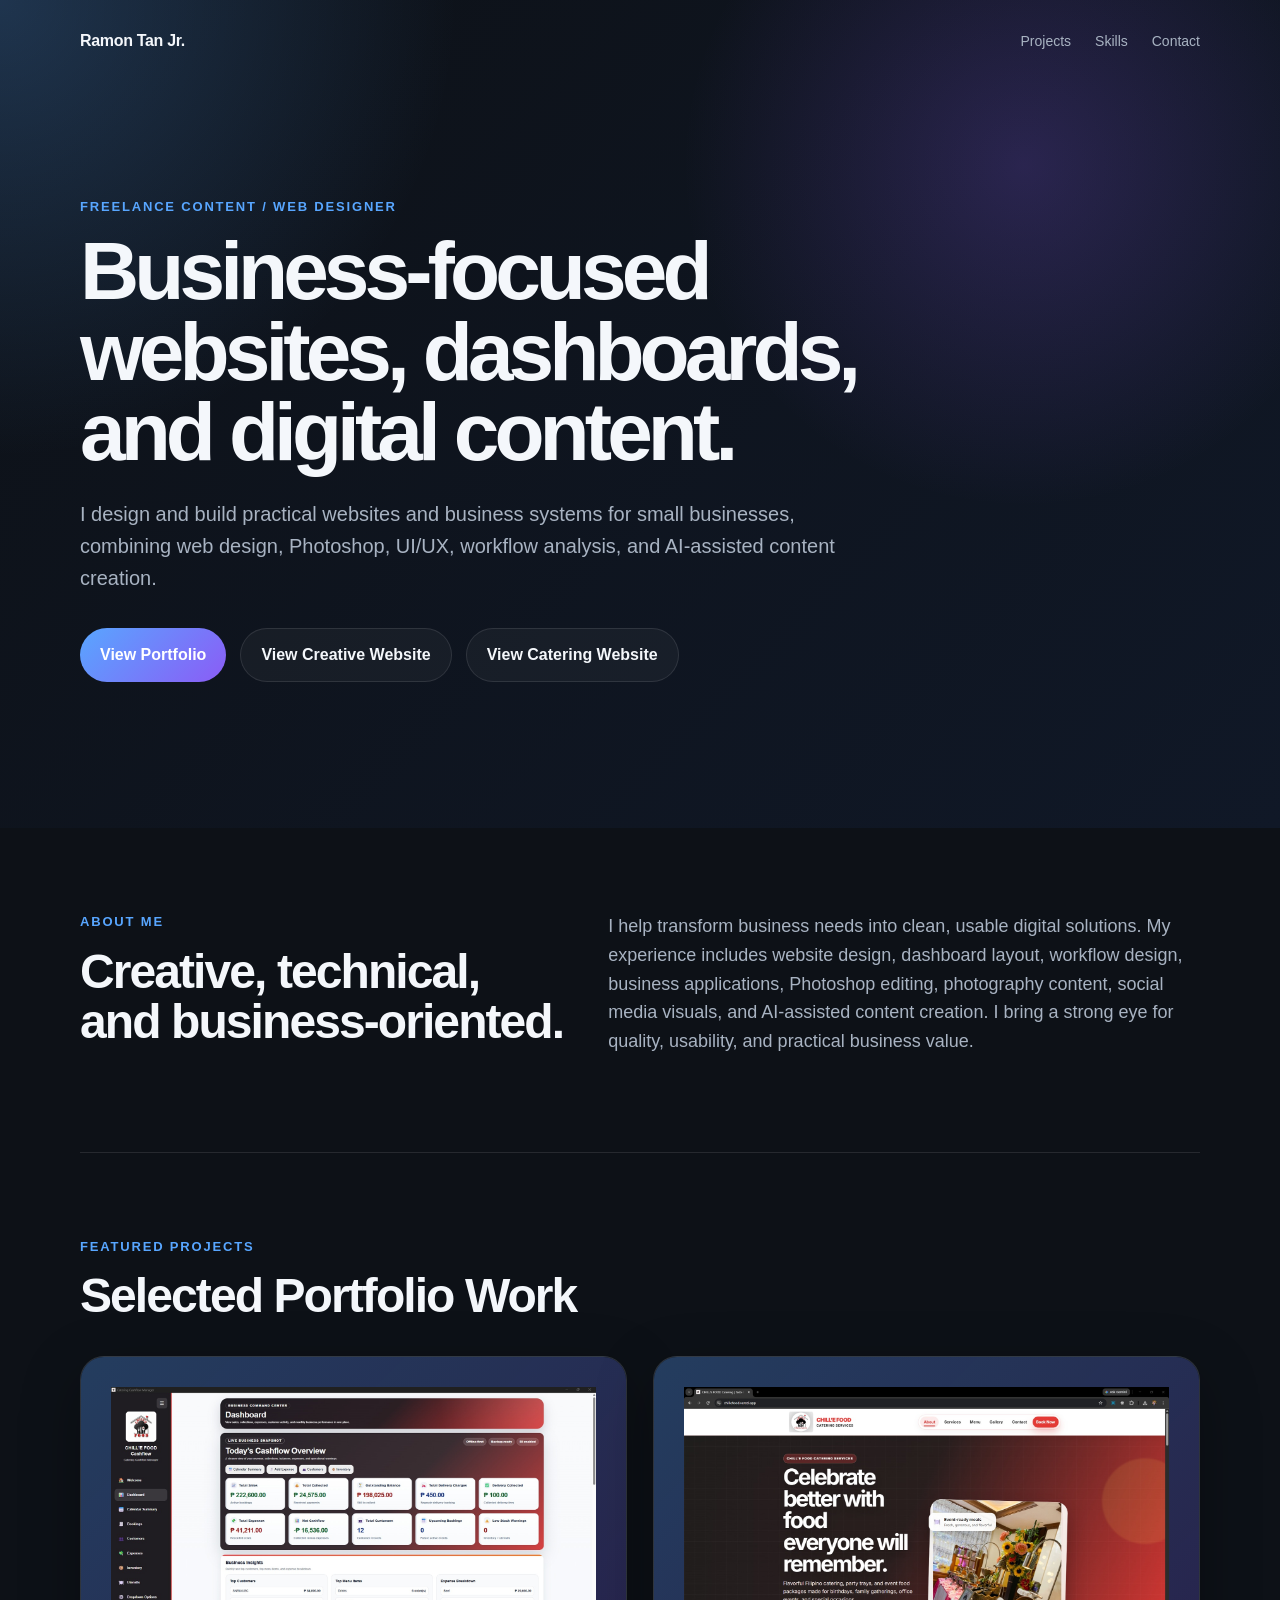
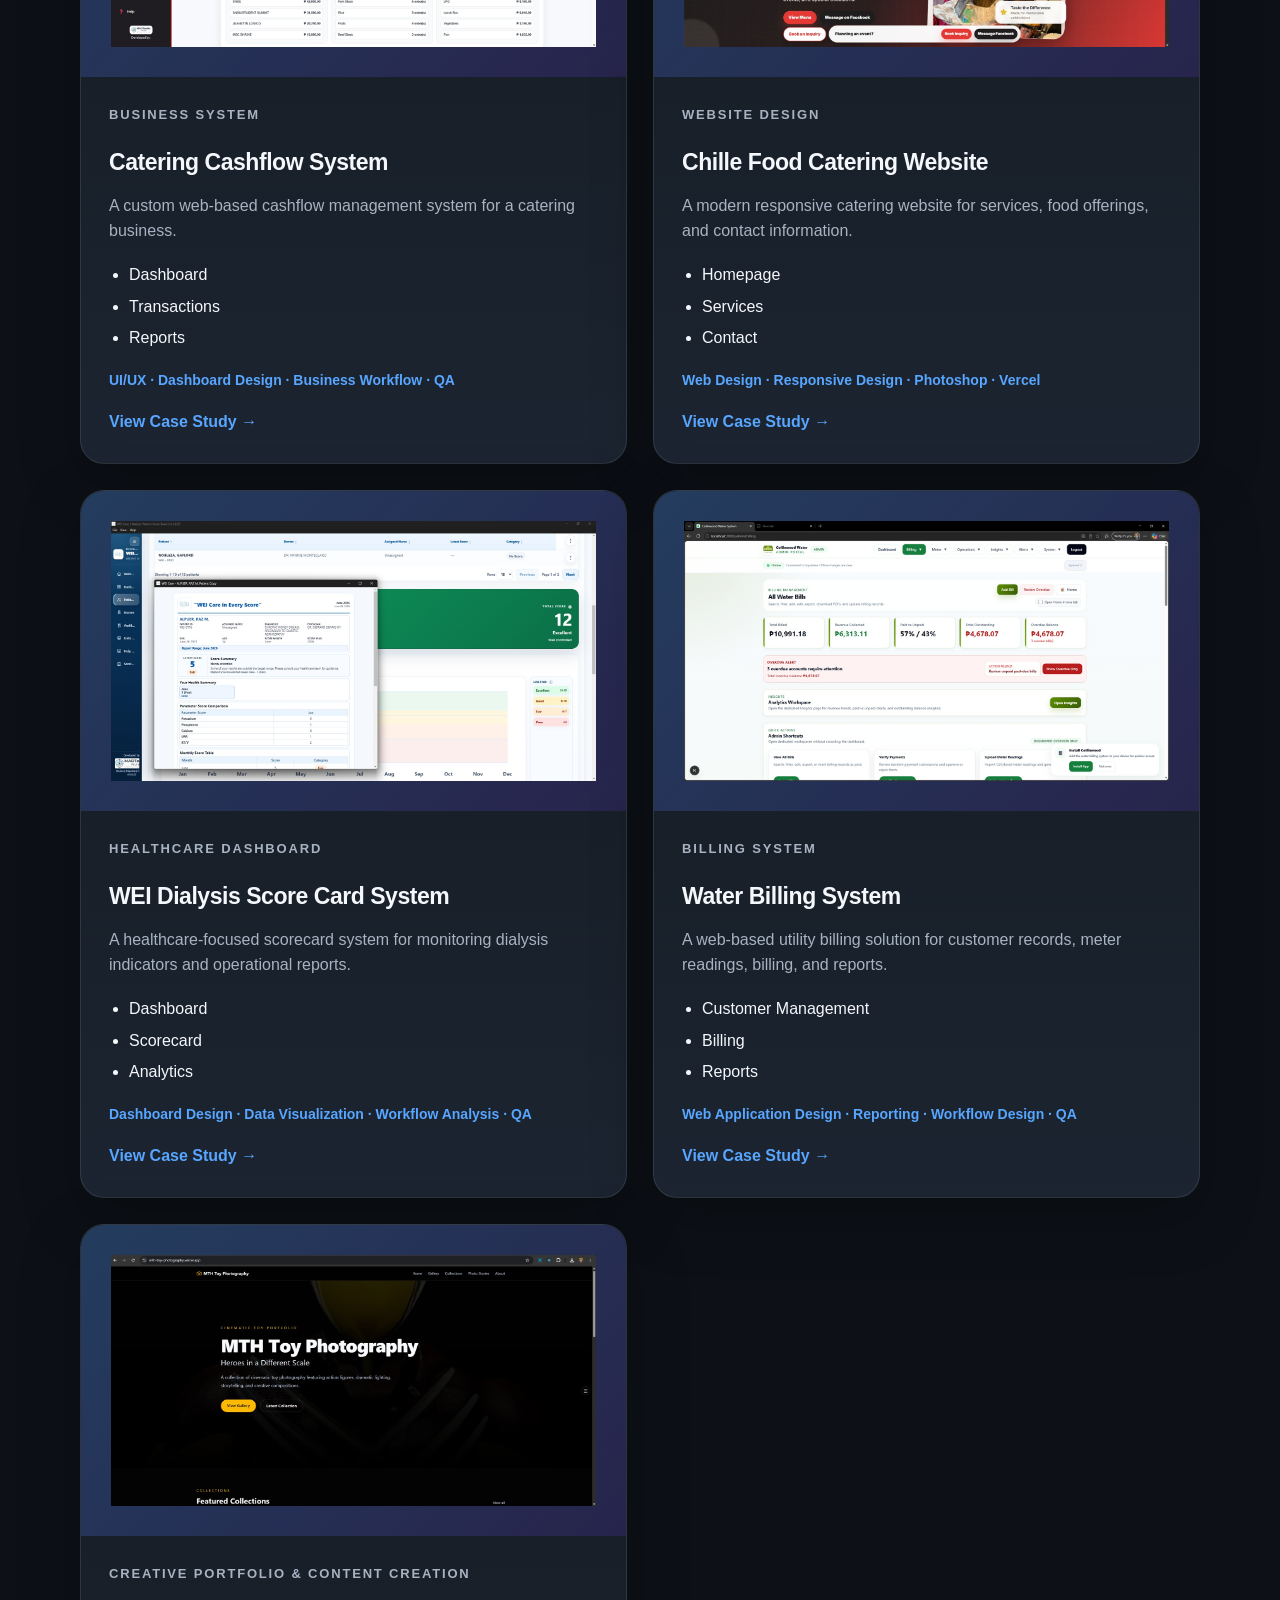
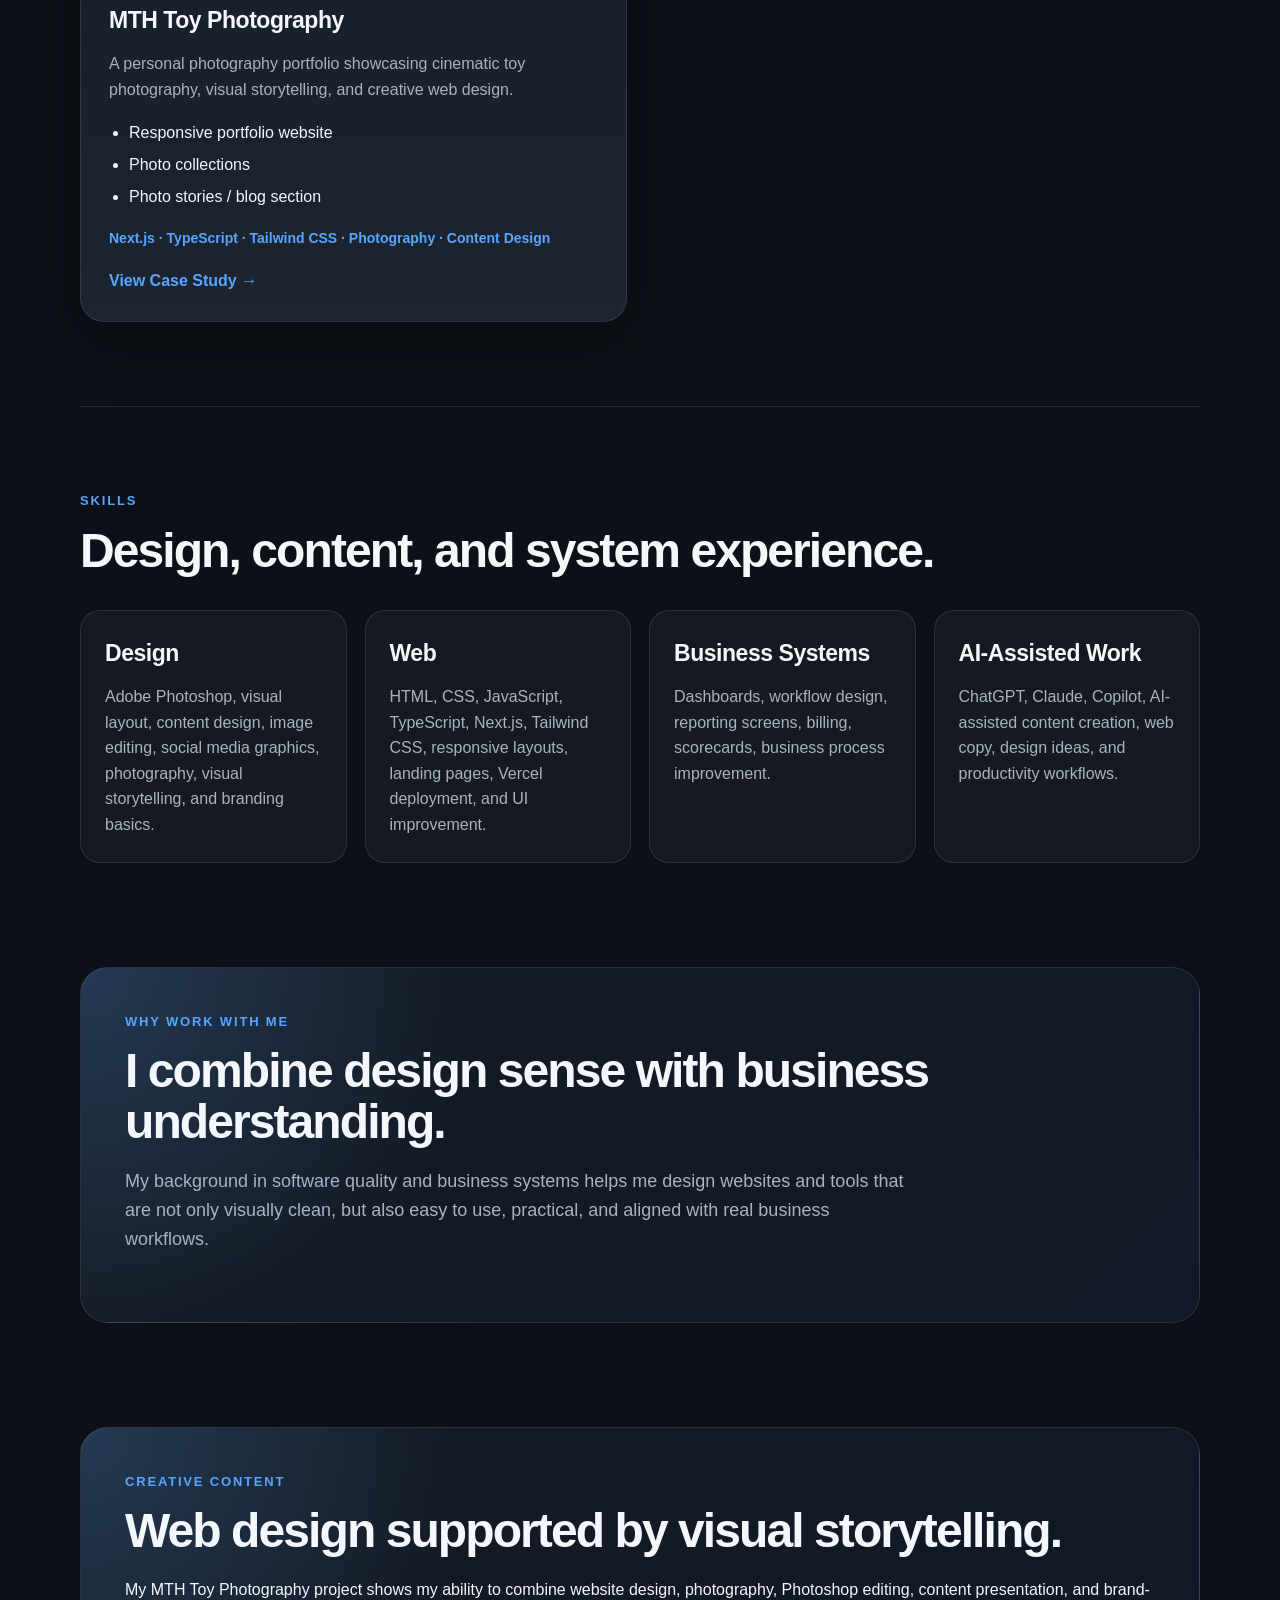
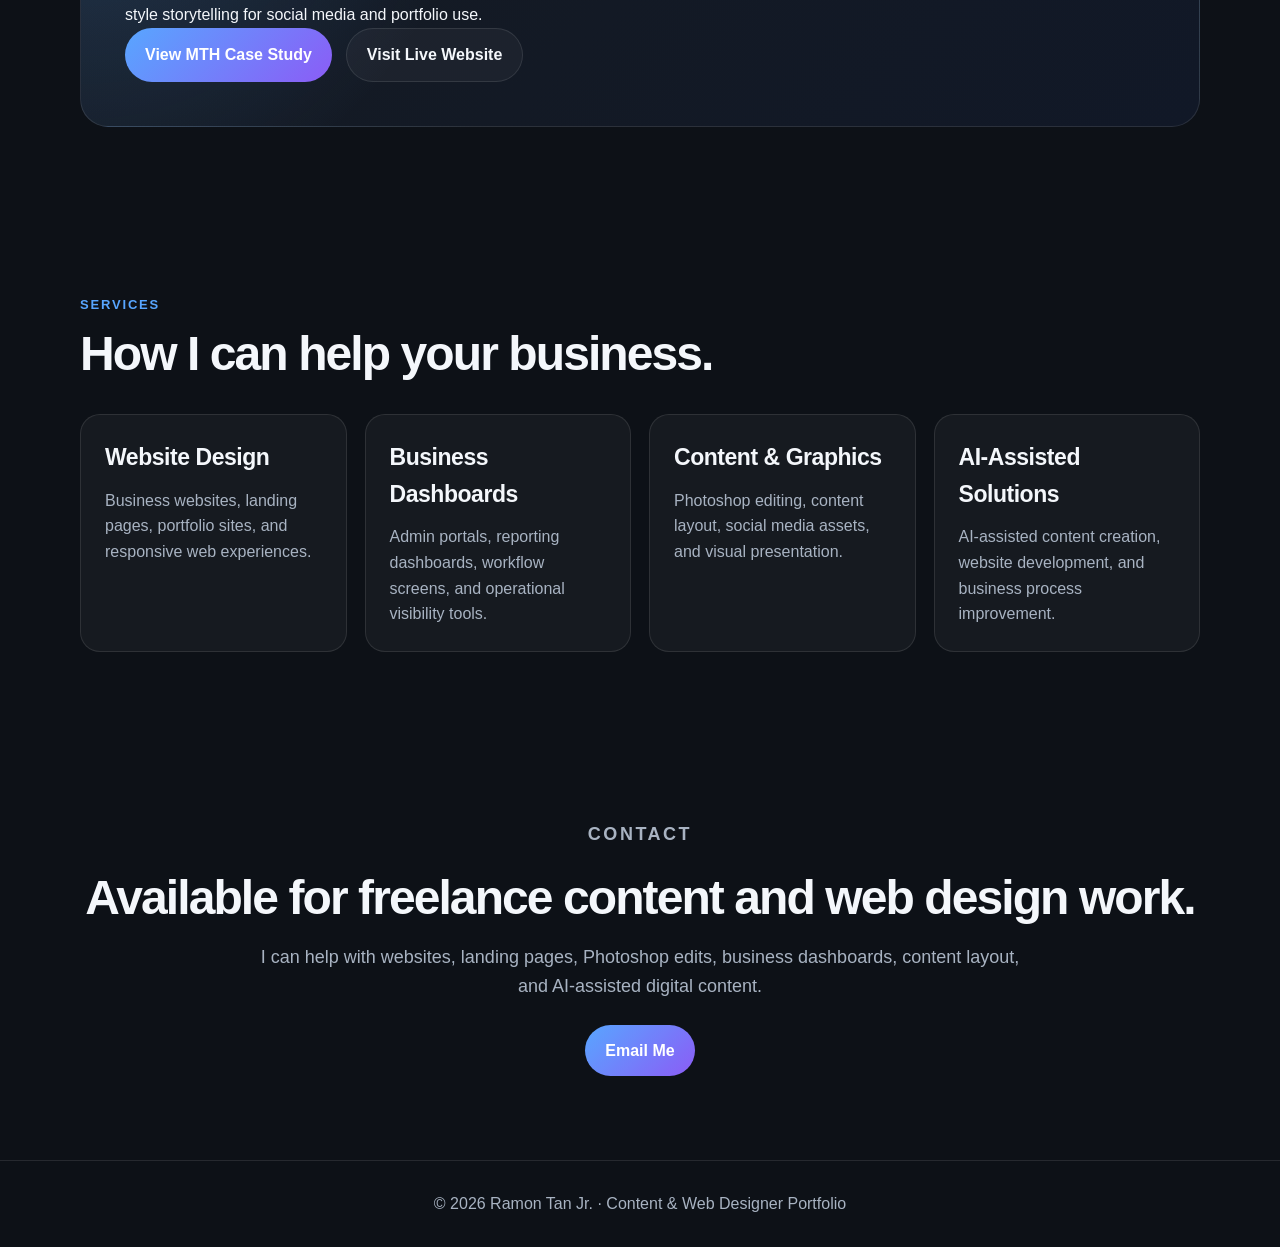
<file: index.html>
<!DOCTYPE html>
<html lang="en">
   <head>
      <meta charset="UTF-8"/>
      <meta name="viewport" content="width=device-width, initial-scale=1.0"/>
      <title>Ramon Tan Jr. | Content & Web Designer Portfolio</title>
      <meta name="description" content="Portfolio of Ramon Tan Jr. - Content & Web Designer specializing in business websites, dashboards, Photoshop, UI/UX, and AI-assisted content creation."/>
      <link rel="stylesheet" href="styles.css"/>
   </head>
   <body>
      <header class="site-header home-header">
         <nav class="nav">
            <a class="logo" href="index.html">Ramon Tan Jr.</a>
            <div class="nav-links"><a href="index.html#projects">Projects</a><a href="index.html#skills">Skills</a><a href="index.html#contact">Contact</a></div>
         </nav>
         <section class="hero">
            <div class="hero-content">
               <p class="eyebrow">Freelance Content / Web Designer</p>
               <h1>Business-focused websites, dashboards, and digital content.</h1>
               <p class="hero-text">I design and build practical websites and business systems for small businesses, combining web design, Photoshop, UI/UX, workflow analysis, and AI-assisted content creation.</p>
               <div class="hero-actions"><a class="btn primary" href="#projects">View Portfolio</a><a class="btn secondary" href="https://mth-toy-photography.vercel.app/" target="_blank">View Creative Website</a><a class="btn secondary" href="https://chillefood.vercel.app/" target="_blank">View Catering Website</a></div>
            </div>
         </section>
      </header>
      <main>
         <section class="section intro">
            <div>
               <p class="section-label">About Me</p>
               <h2>Creative, technical, and business-oriented.</h2>
            </div>
            <p>I help transform business needs into clean, usable digital solutions. My experience includes website design, dashboard layout, workflow design, business applications, Photoshop editing, photography content, social media visuals, and AI-assisted content creation. I bring a strong eye for quality, usability, and practical business value.</p>
         </section>
         <section id="projects" class="section">
            <p class="section-label">Featured Projects</p>
            <h2>Selected Portfolio Work</h2>
            <div class="projects-grid">
               <article class="project-card">
                  <div class="project-image"><img src="../images/catering-cashflow/dashboard.jpg" alt="Catering Cashflow Dashboard"></div>
                  <div class="project-body">
                     <p class="tag">Business System</p>
                     <h3>Catering Cashflow System</h3>
                     <p>A custom web-based cashflow management system for a catering business.</p>
                     <ul>
                        <li>Dashboard</li>
                        <li>Transactions</li>
                        <li>Reports</li>
                     </ul>
                     <p class="skills-used">UI/UX · Dashboard Design · Business Workflow · QA</p>
                     <a class="text-link" href="projects/catering-cashflow.html">View Case Study →</a>
                  </div>
               </article>
               <article class="project-card">
                  <div class="project-image"><img src="../images/chillefood/homepage.jpg" alt="Chille Food Catering Website"></div>
                  <div class="project-body">
                     <p class="tag">Website Design</p>
                     <h3>Chille Food Catering Website</h3>
                     <p>A modern responsive catering website for services, food offerings, and contact information.</p>
                     <ul>
                        <li>Homepage</li>
                        <li>Services</li>
                        <li>Contact</li>
                     </ul>
                     <p class="skills-used">Web Design · Responsive Design · Photoshop · Vercel</p>
                     <a class="text-link" href="projects/chillefood.html">View Case Study →</a>
                  </div>
               </article>
               <article class="project-card">
                  <div class="project-image"><img src="../images/wei-dialysis/scorecard.jpg" alt="WEI Dialysis Score Card System"></div>
                  <div class="project-body">
                     <p class="tag">Healthcare Dashboard</p>
                     <h3>WEI Dialysis Score Card System</h3>
                     <p>A healthcare-focused scorecard system for monitoring dialysis indicators and operational reports.</p>
                     <ul>
                        <li>Dashboard</li>
                        <li>Scorecard</li>
                        <li>Analytics</li>
                     </ul>
                     <p class="skills-used">Dashboard Design · Data Visualization · Workflow Analysis · QA</p>
                     <a class="text-link" href="projects/wei-dialysis.html">View Case Study →</a>
                  </div>
               </article>
               <article class="project-card">
                  <div class="project-image"><img src="../images/water-billing/billing.jpg" alt="Water Billing System"></div>
                  <div class="project-body">
                     <p class="tag">Billing System</p>
                     <h3>Water Billing System</h3>
                     <p>A web-based utility billing solution for customer records, meter readings, billing, and reports.</p>
                     <ul>
                        <li>Customer Management</li>
                        <li>Billing</li>
                        <li>Reports</li>
                     </ul>
                     <p class="skills-used">Web Application Design · Reporting · Workflow Design · QA</p>
                     <a class="text-link" href="projects/water-billing.html">View Case Study →</a>
                  </div>
               </article>
               <article class="project-card">
                  <!-- <div class="project-image text-only"><div class="image-title">MTH Toy Photography<br/><small>Creative Portfolio Website</small></div></div> -->
                  <div class="project-image"><img src="../images/mth-photography/homepage.jpg" alt="MTH Toy Photography"></div>
                  <div class="project-body">
                     <p class="tag">Creative Portfolio & Content Creation</p>
                     <h3>MTH Toy Photography</h3>
                     <p>A personal photography portfolio showcasing cinematic toy photography, visual storytelling, and creative web design.</p>
                     <ul>
                        <li>Responsive portfolio website</li>
                        <li>Photo collections</li>
                        <li>Photo stories / blog section</li>
                     </ul>
                     <p class="skills-used">Next.js · TypeScript · Tailwind CSS · Photography · Content Design</p>
                     <a class="text-link" href="projects/mth-toy-photography.html">View Case Study →</a>
                  </div>
               </article>
            </div>
         </section>
         <section id="skills" class="section skills-section">
            <p class="section-label">Skills</p>
            <h2>Design, content, and system experience.</h2>
            <div class="skills-grid">
               <div class="skill-box">
                  <h3>Design</h3>
                  <p>Adobe Photoshop, visual layout, content design, image editing, social media graphics, photography, visual storytelling, and branding basics.</p>
               </div>
               <div class="skill-box">
                  <h3>Web</h3>
                  <p>HTML, CSS, JavaScript, TypeScript, Next.js, Tailwind CSS, responsive layouts, landing pages, Vercel deployment, and UI improvement.</p>
               </div>
               <div class="skill-box">
                  <h3>Business Systems</h3>
                  <p>Dashboards, workflow design, reporting screens, billing, scorecards, business process improvement.</p>
               </div>
               <div class="skill-box">
                  <h3>AI-Assisted Work</h3>
                  <p>ChatGPT, Claude, Copilot, AI-assisted content creation, web copy, design ideas, and productivity workflows.</p>
               </div>
            </div>
         </section>
         <section class="section value-section">
            <div class="value-card">
               <p class="section-label">Why Work With Me</p>
               <h2>I combine design sense with business understanding.</h2>
               <p>My background in software quality and business systems helps me design websites and tools that are not only visually clean, but also easy to use, practical, and aligned with real business workflows.</p>
            </div>
         </section>
         
         <section class="section value-section">
            <div class="value-card">
               <p class="section-label">Creative Content</p>
               <h2>Web design supported by visual storytelling.</h2>
               <p>My MTH Toy Photography project shows my ability to combine website design, photography, Photoshop editing, content presentation, and brand-style storytelling for social media and portfolio use.</p>
               <div class="hero-actions"><a class="btn primary" href="projects/mth-toy-photography.html">View MTH Case Study</a><a class="btn secondary" href="https://mth-toy-photography.vercel.app/" target="_blank">Visit Live Website</a></div>
            </div>
         </section>

<section class="section">
<p class="section-label">Services</p>
<h2>How I can help your business.</h2>
<div class="skills-grid">
<div class="skill-box"><h3>Website Design</h3><p>Business websites, landing pages, portfolio sites, and responsive web experiences.</p></div>
<div class="skill-box"><h3>Business Dashboards</h3><p>Admin portals, reporting dashboards, workflow screens, and operational visibility tools.</p></div>
<div class="skill-box"><h3>Content & Graphics</h3><p>Photoshop editing, content layout, social media assets, and visual presentation.</p></div>
<div class="skill-box"><h3>AI-Assisted Solutions</h3><p>AI-assisted content creation, website development, and business process improvement.</p></div>
</div>
</section>
<section id="contact" class="section contact-section">
            <p class="section-label">Contact</p>
            <h2>Available for freelance content and web design work.</h2>
            <p>I can help with websites, landing pages, Photoshop edits, business dashboards, content layout, and AI-assisted digital content.</p>
            <a class="btn primary" href="mailto:ramonjrtan@gmail.com">Email Me</a>
         </section>
      </main>
      <footer class="footer">
         <p>© 2026 Ramon Tan Jr. · Content & Web Designer Portfolio</p>
      </footer>
   </body>
</html>
</file>
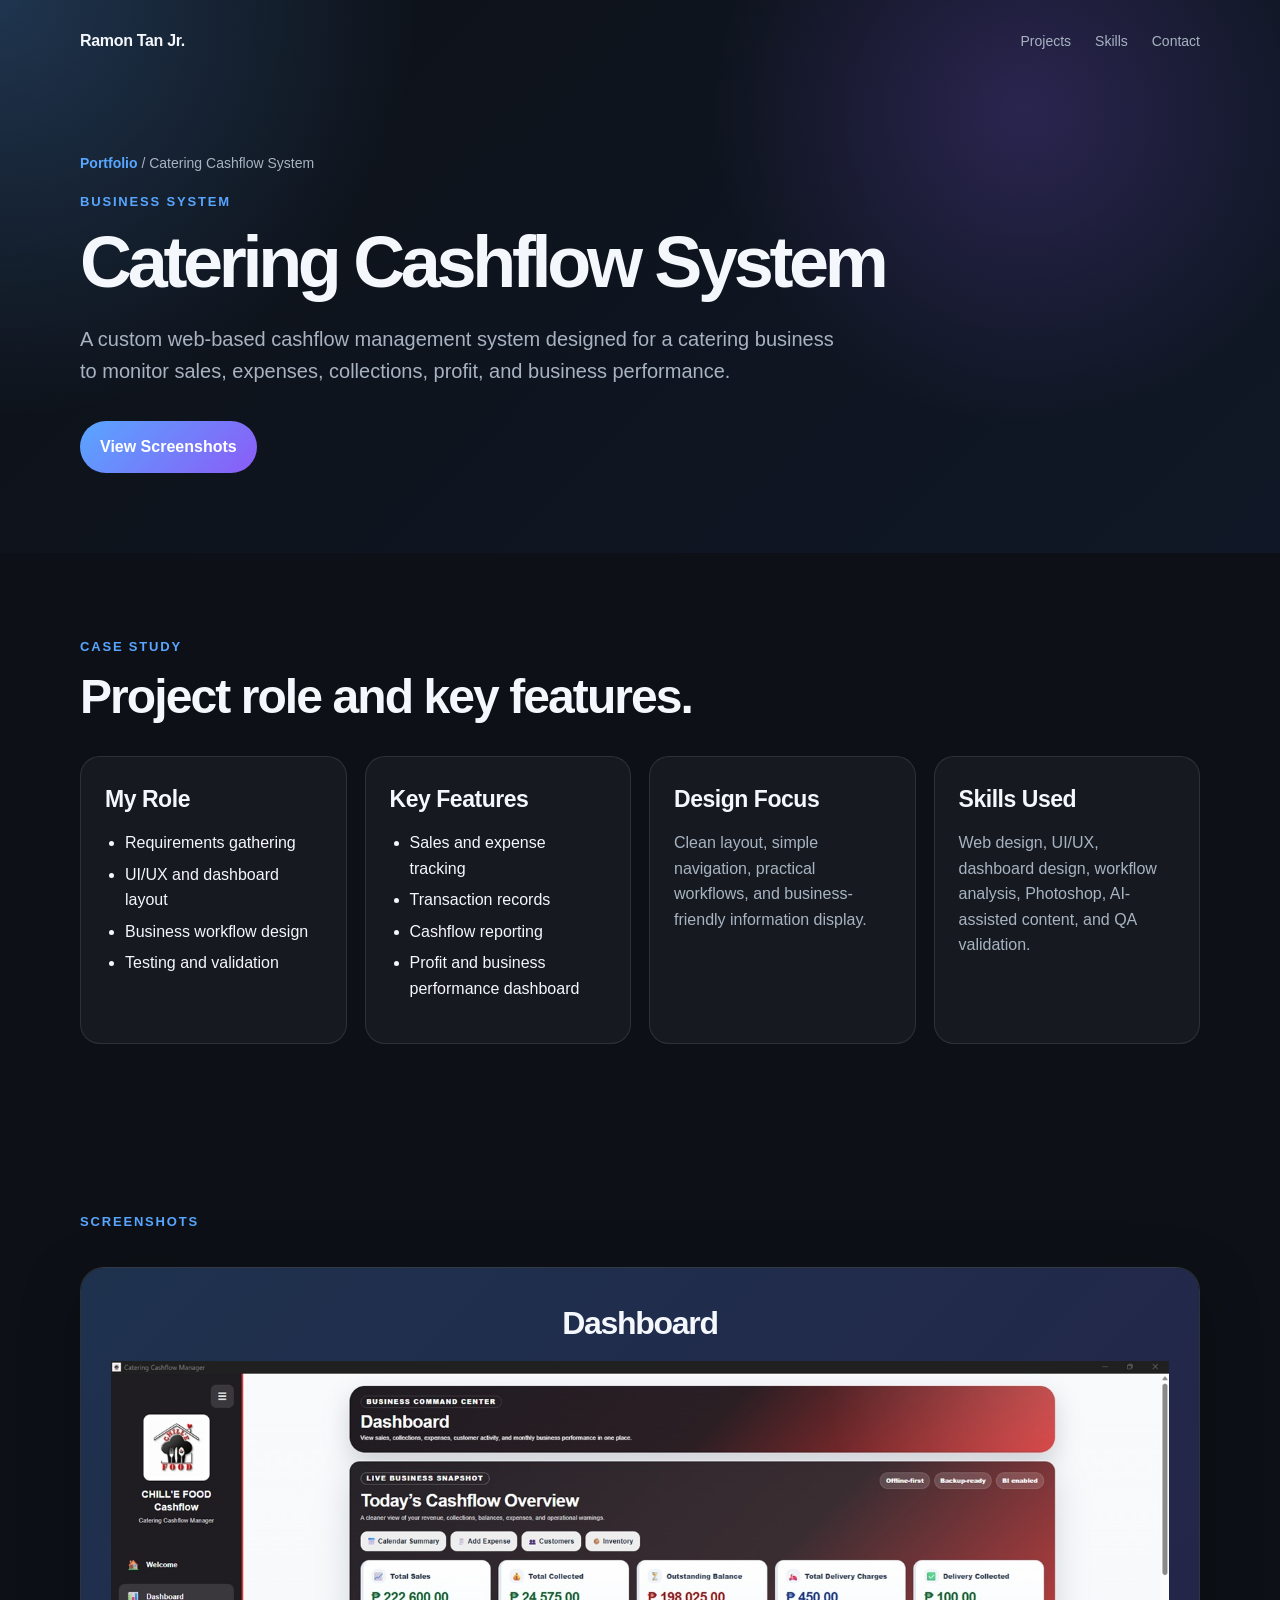
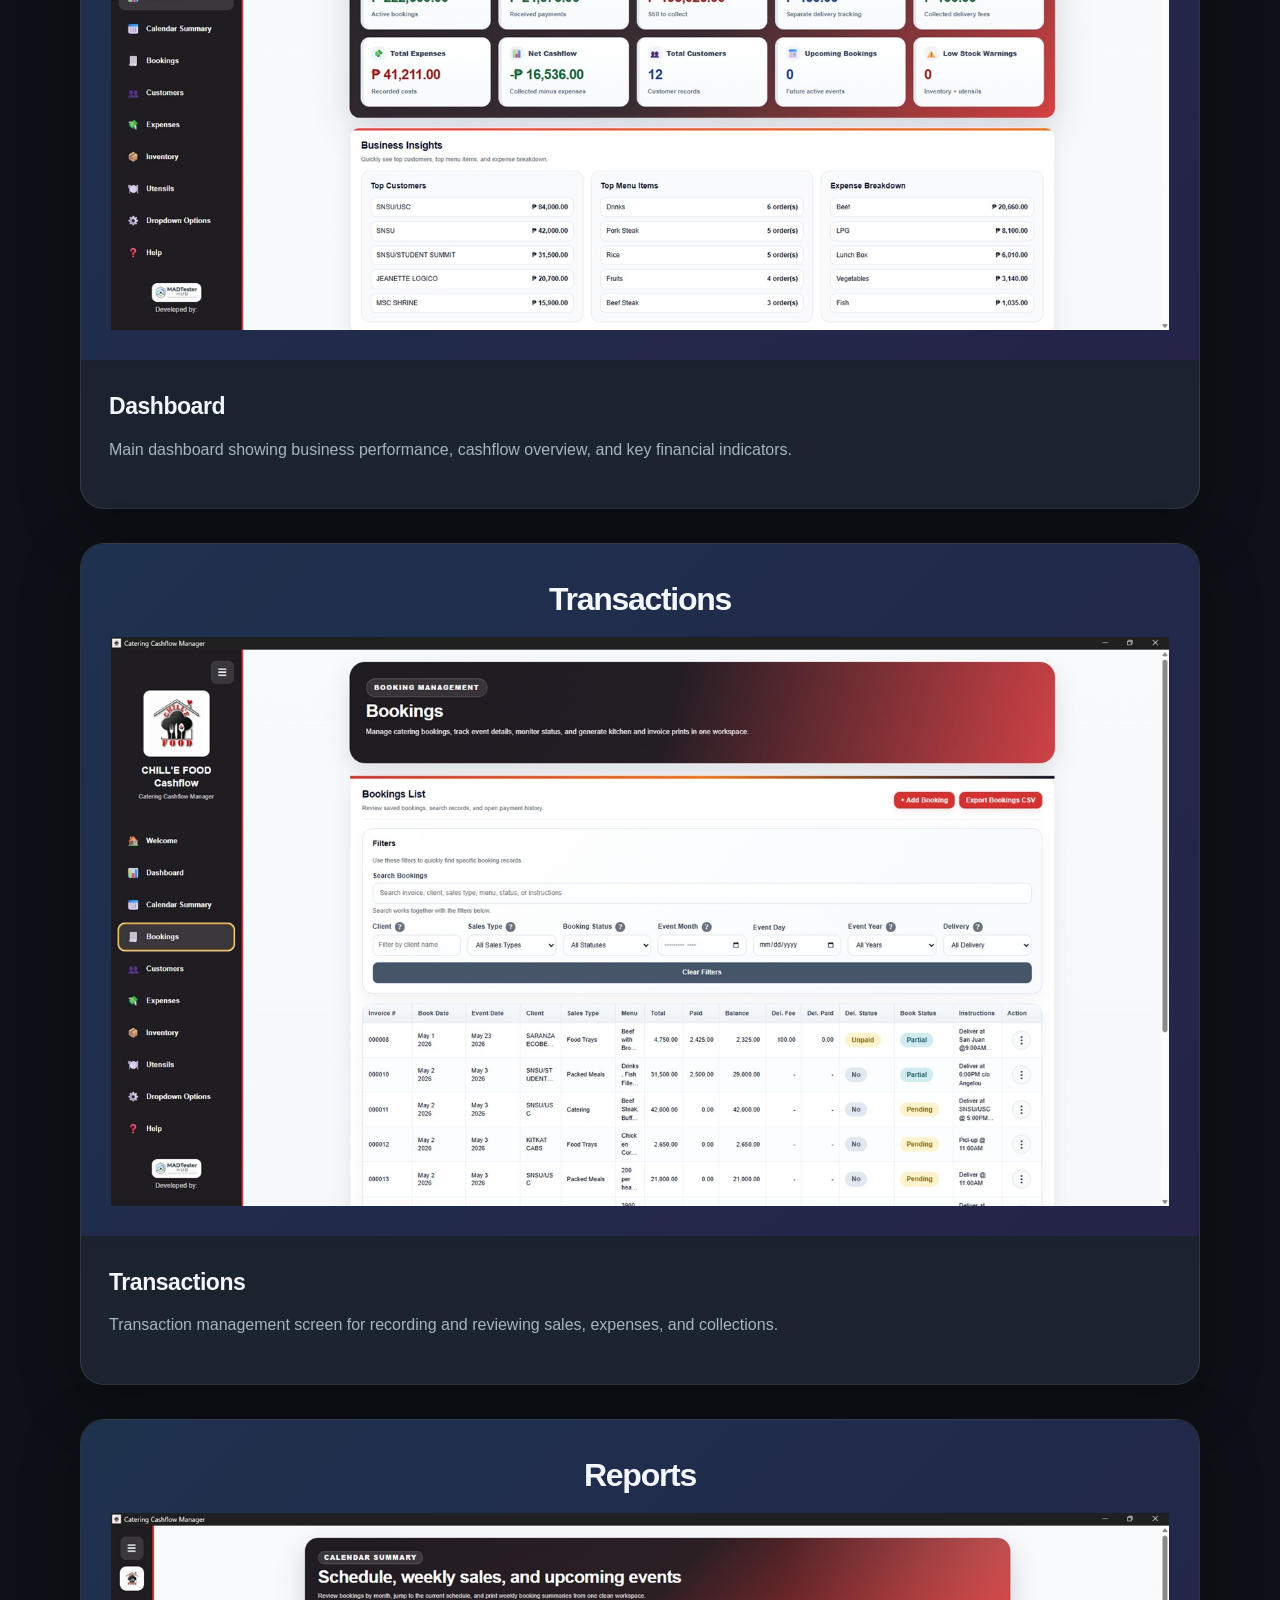
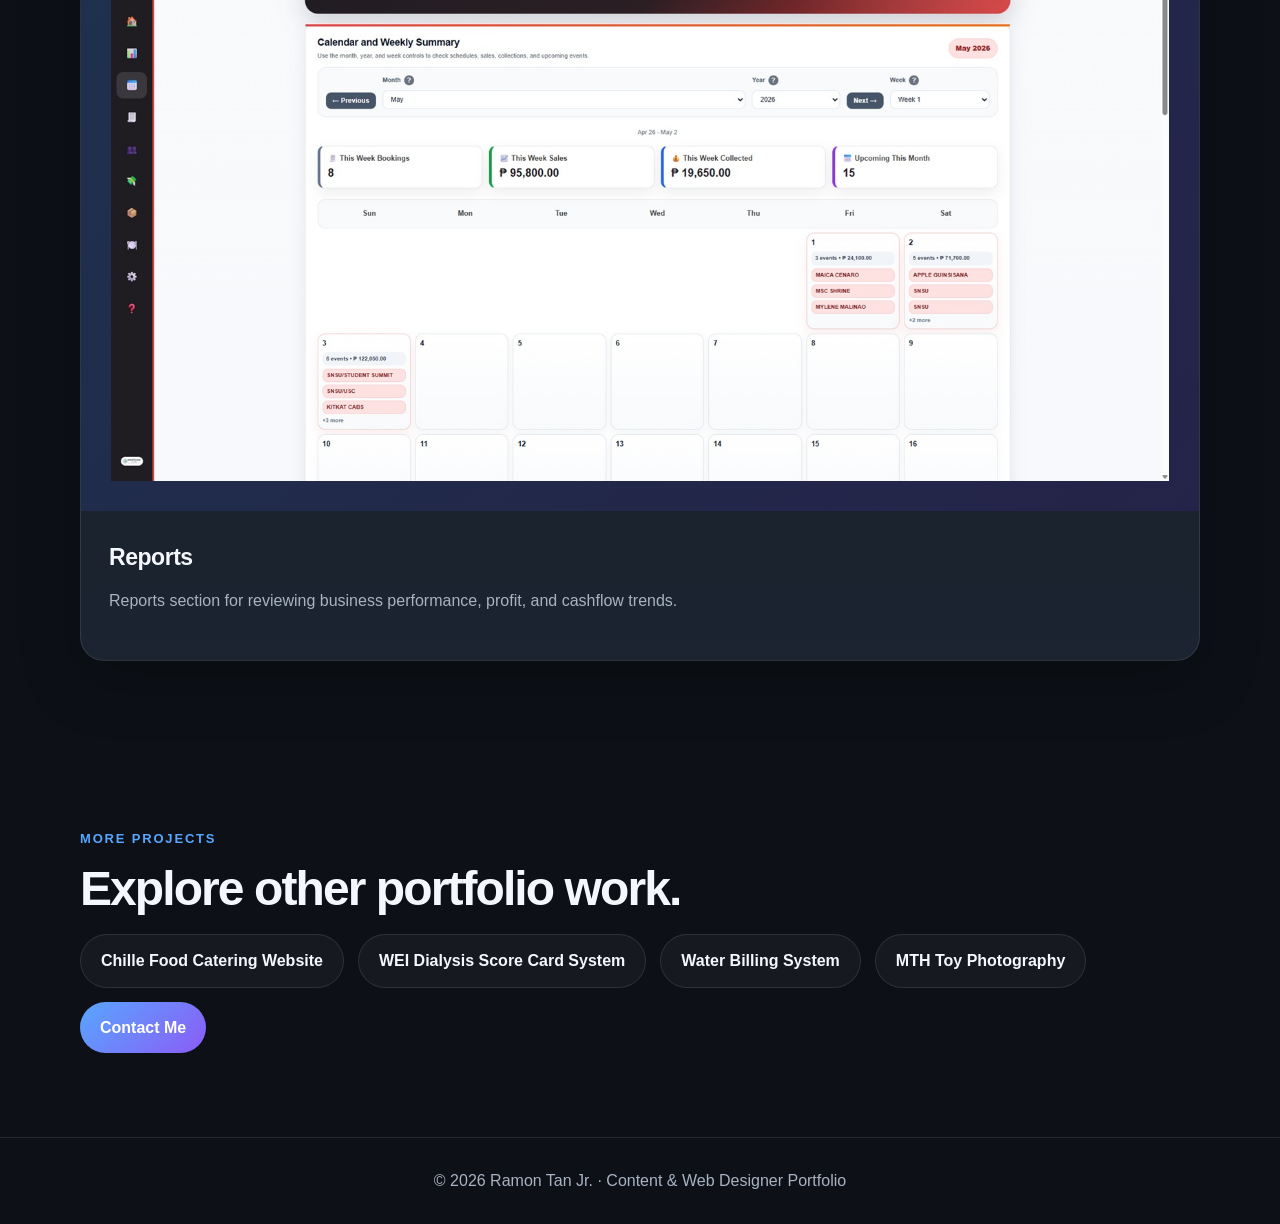
<file: projects/catering-cashflow.html>
<!DOCTYPE html>
<html lang="en">
   <head>
      <meta charset="UTF-8"/>
      <meta name="viewport" content="width=device-width, initial-scale=1.0"/>
      <title>Catering Cashflow System | Ramon Tan Jr. Portfolio</title>
      <meta name="description" content="A custom web-based cashflow management system designed for a catering business to monitor sales, expenses, collections, profit, and business performance."/>
      <link rel="stylesheet" href="../styles.css"/>
   </head>
   <body>
      <header class="site-header">
         <nav class="nav">
            <a class="logo" href="../index.html">Ramon Tan Jr.</a>
            <div class="nav-links"><a href="../index.html#projects">Projects</a><a href="../index.html#skills">Skills</a><a href="../index.html#contact">Contact</a></div>
         </nav>
         <section class="page-hero">
            <div class="page-hero-content">
               <p class="breadcrumb"><a href="../index.html">Portfolio</a> / Catering Cashflow System</p>
               <p class="eyebrow">Business System</p>
               <h1>Catering Cashflow System</h1>
               <p class="page-text">A custom web-based cashflow management system designed for a catering business to monitor sales, expenses, collections, profit, and business performance.</p>
               <div class="hero-actions"><a class="btn primary" href="#screenshots">View Screenshots</a></div>
            </div>
         </section>
      </header>
      <main>
         <section class="section">
            <p class="section-label">Case Study</p>
            <h2>Project role and key features.</h2>
            <div class="details-grid">
               <div class="detail-card">
                  <h3>My Role</h3>
                  <ul>
                     <li>Requirements gathering</li>
                     <li>UI/UX and dashboard layout</li>
                     <li>Business workflow design</li>
                     <li>Testing and validation</li>
                  </ul>
               </div>
               <div class="detail-card">
                  <h3>Key Features</h3>
                  <ul>
                     <li>Sales and expense tracking</li>
                     <li>Transaction records</li>
                     <li>Cashflow reporting</li>
                     <li>Profit and business performance dashboard</li>
                  </ul>
               </div>
               <div class="detail-card">
                  <h3>Design Focus</h3>
                  <p>Clean layout, simple navigation, practical workflows, and business-friendly information display.</p>
               </div>
               <div class="detail-card">
                  <h3>Skills Used</h3>
                  <p>Web design, UI/UX, dashboard design, workflow analysis, Photoshop, AI-assisted content, and QA validation.</p>
               </div>
            </div>
         </section>
         <section id="screenshots" class="section">
            <p class="section-label">Screenshots</p>
            <!-- <h2>Replace these placeholders after uploading images.</h2> -->
            <div class="screenshot-grid">
               <article class="screenshot-card">
                  <div class="screenshot-placeholder">Dashboard<br/><small><img src="../images/catering-cashflow/dashboard.jpg" alt="Dashboard"/></small></div>
                  <div class="screenshot-card-body">
                     <h3>Dashboard</h3>
                     <p>Main dashboard showing business performance, cashflow overview, and key financial indicators.</p>
                  </div>
               </article>
               <article class="screenshot-card">
                  <div class="screenshot-placeholder">Transactions<br/><small><img src="../images/catering-cashflow/transactions.jpg" alt="Transactions"/></small></div>
                  <div class="screenshot-card-body">
                     <h3>Transactions</h3>
                     <p>Transaction management screen for recording and reviewing sales, expenses, and collections.</p>
                  </div>
               </article>
               <article class="screenshot-card">
                  <div class="screenshot-placeholder">Reports<br/><small><img src="../images/catering-cashflow/reports.jpg" alt="Reports"/></small></div>
                  <div class="screenshot-card-body">
                     <h3>Reports</h3>
                     <p>Reports section for reviewing business performance, profit, and cashflow trends.</p>
                  </div>
               </article>
            </div>
         </section>
         <section class="section">
            <p class="section-label">More Projects</p>
            <h2>Explore other portfolio work.</h2>
            <div class="next-projects"><a class="btn secondary" href="chillefood.html">Chille Food Catering Website</a><a class="btn secondary" href="wei-dialysis.html">WEI Dialysis Score Card System</a><a class="btn secondary" href="water-billing.html">Water Billing System</a><a class="btn secondary" href="mth-toy-photography.html">MTH Toy Photography</a><a class="btn primary" href="../index.html#contact">Contact Me</a></div>
         </section>
      </main>
      <footer class="footer">
         <p>© 2026 Ramon Tan Jr. · Content & Web Designer Portfolio</p>
      </footer>
   </body>
</html>
</file>
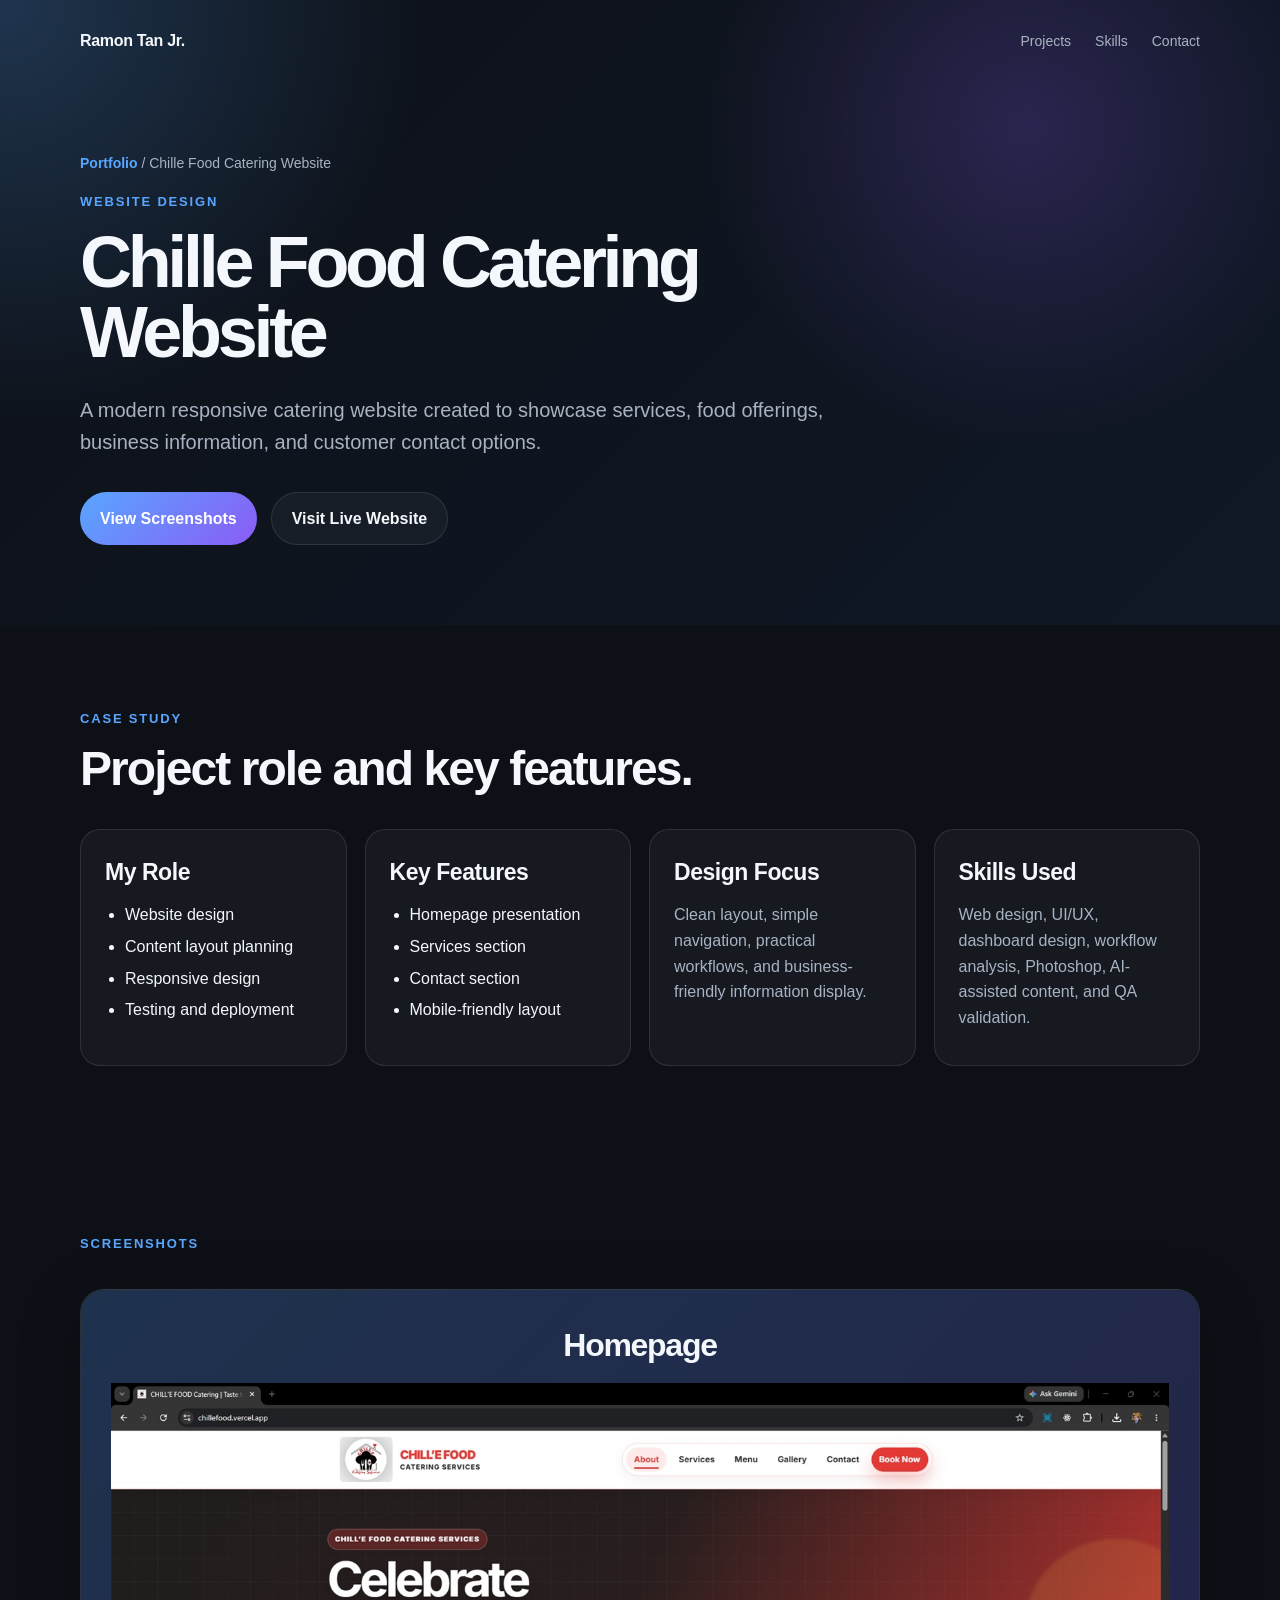
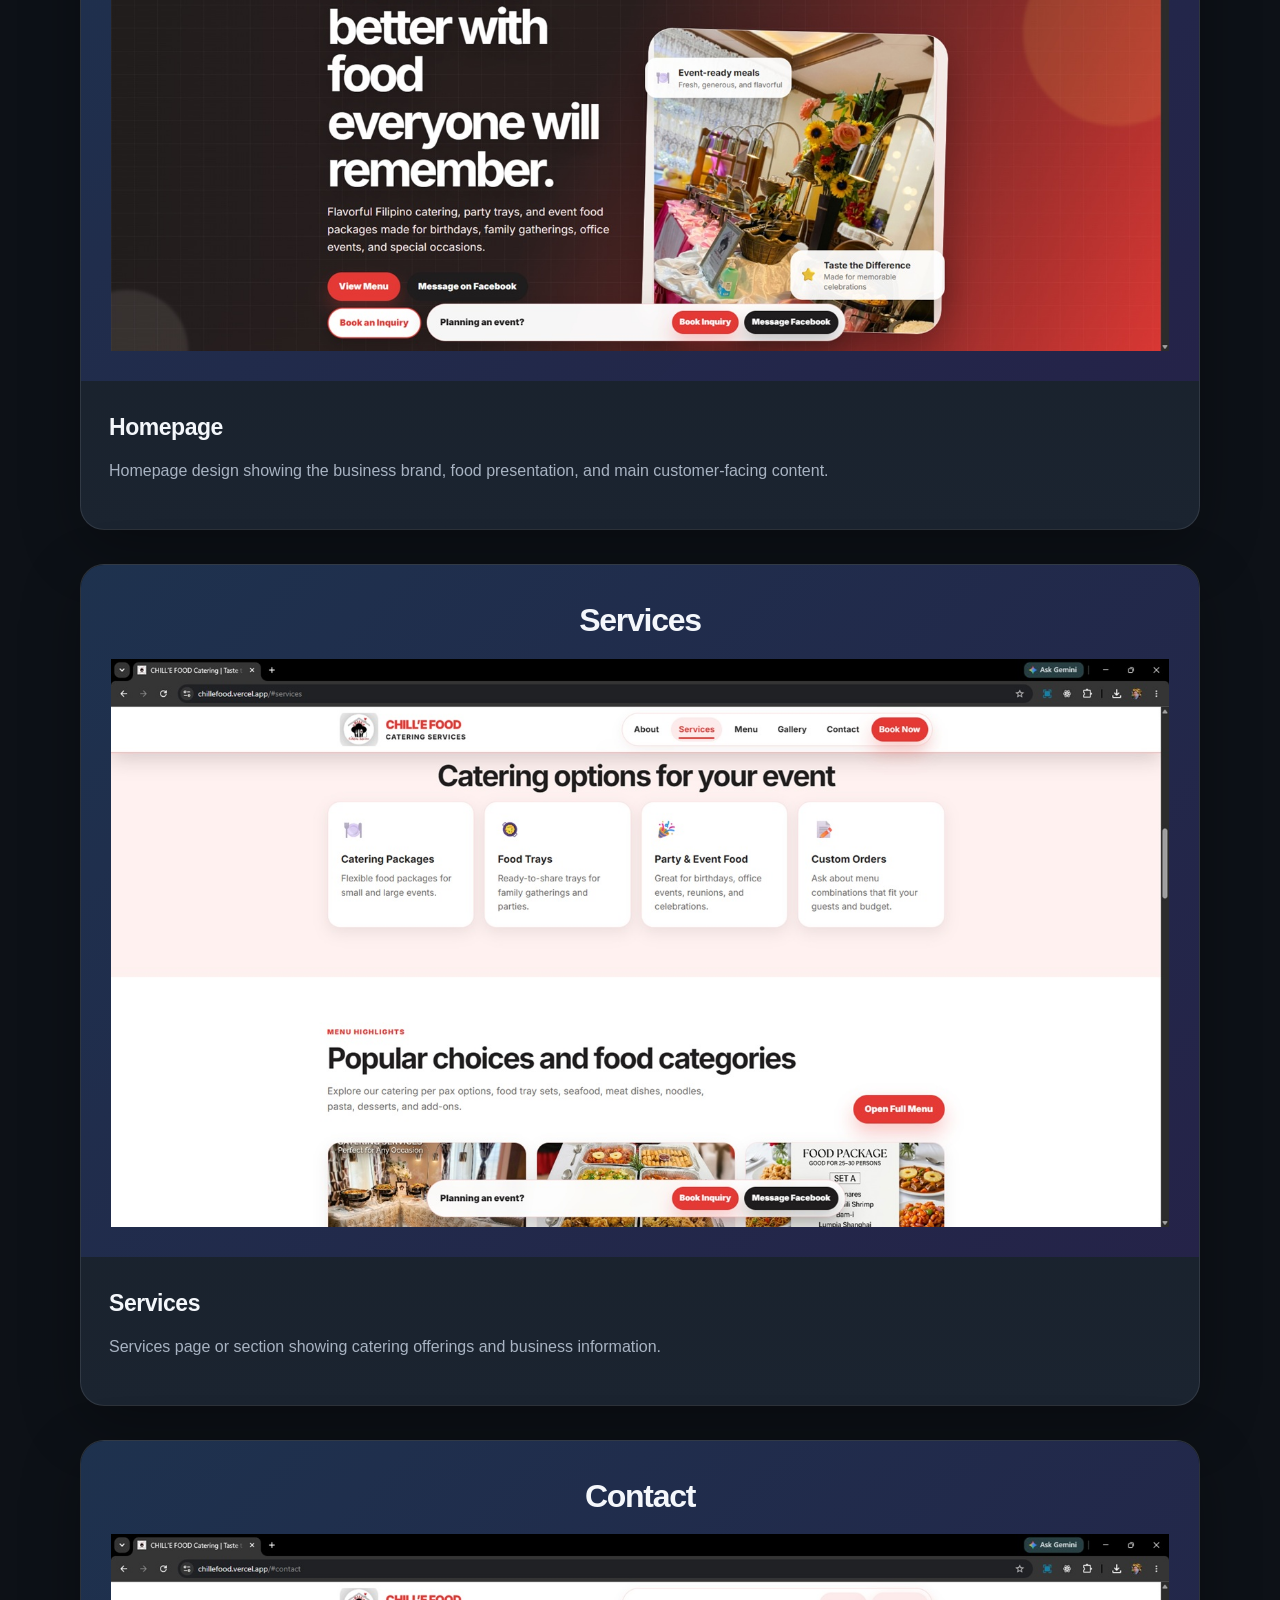
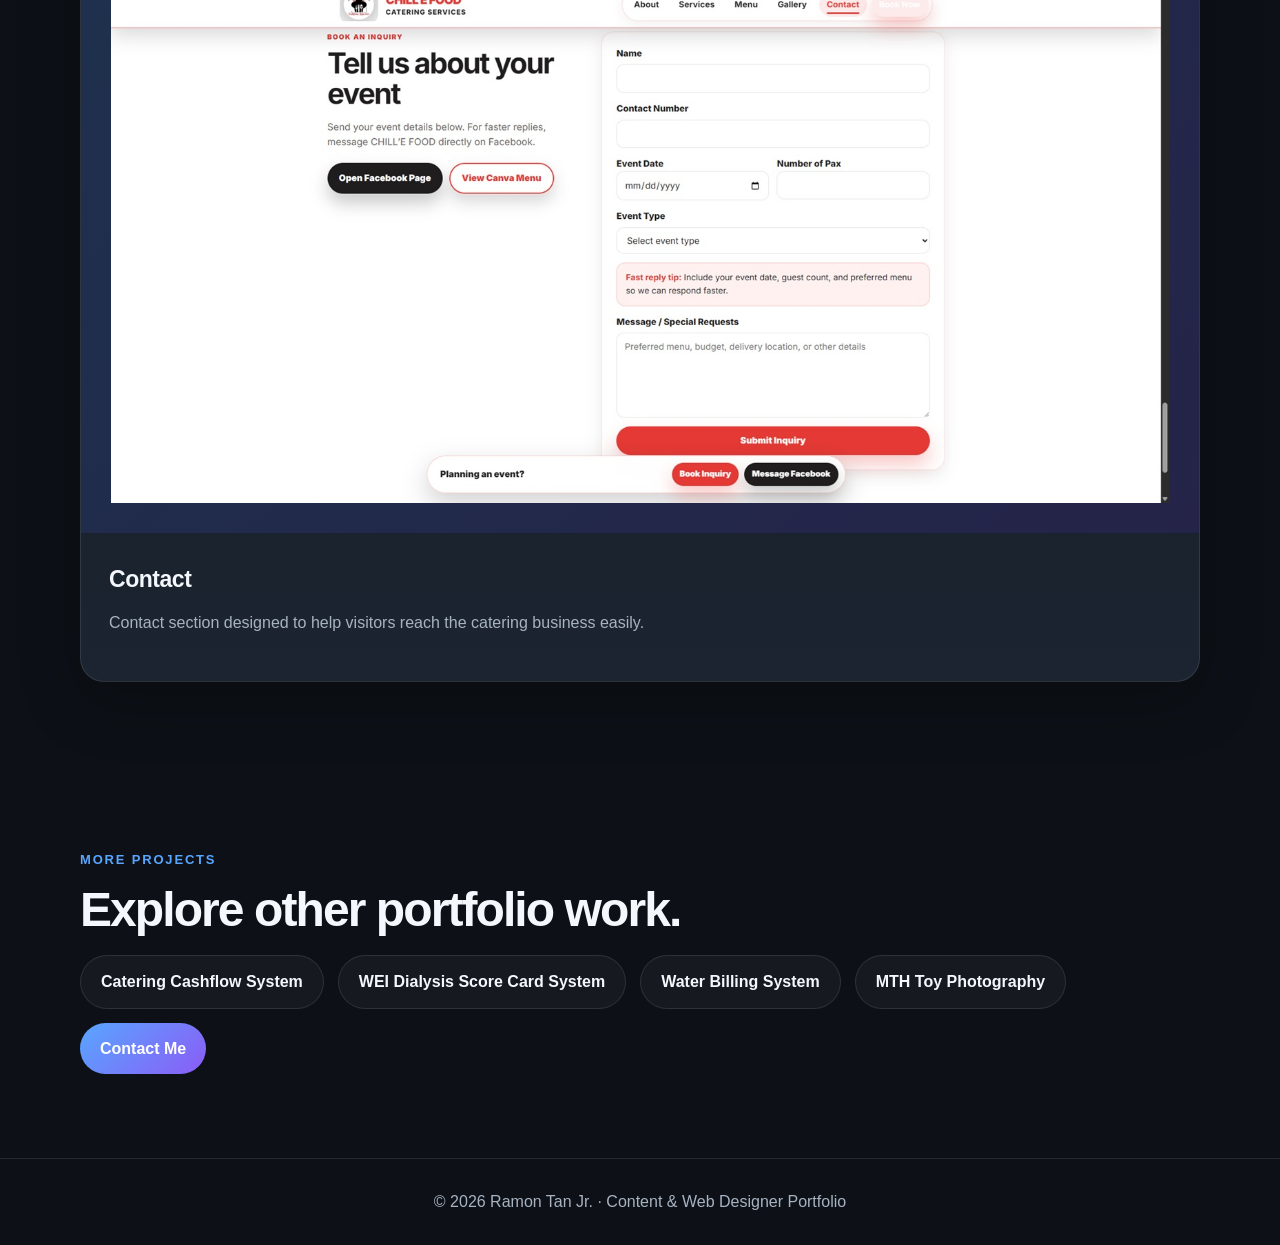
<file: projects/chillefood.html>
<!DOCTYPE html>
<html lang="en">
   <head>
      <meta charset="UTF-8"/>
      <meta name="viewport" content="width=device-width, initial-scale=1.0"/>
      <title>Chille Food Catering Website | Ramon Tan Jr. Portfolio</title>
      <meta name="description" content="A modern responsive catering website created to showcase services, food offerings, business information, and customer contact options."/>
      <link rel="stylesheet" href="../styles.css"/>
   </head>
   <body>
      <header class="site-header">
         <nav class="nav">
            <a class="logo" href="../index.html">Ramon Tan Jr.</a>
            <div class="nav-links"><a href="../index.html#projects">Projects</a><a href="../index.html#skills">Skills</a><a href="../index.html#contact">Contact</a></div>
         </nav>
         <section class="page-hero">
            <div class="page-hero-content">
               <p class="breadcrumb"><a href="../index.html">Portfolio</a> / Chille Food Catering Website</p>
               <p class="eyebrow">Website Design</p>
               <h1>Chille Food Catering Website</h1>
               <p class="page-text">A modern responsive catering website created to showcase services, food offerings, business information, and customer contact options.</p>
               <div class="hero-actions"><a class="btn primary" href="#screenshots">View Screenshots</a><a class="btn secondary" href="https://chillefood.vercel.app/" target="_blank">Visit Live Website</a></div>
            </div>
         </section>
      </header>
      <main>
         <section class="section">
            <p class="section-label">Case Study</p>
            <h2>Project role and key features.</h2>
            <div class="details-grid">
               <div class="detail-card">
                  <h3>My Role</h3>
                  <ul>
                     <li>Website design</li>
                     <li>Content layout planning</li>
                     <li>Responsive design</li>
                     <li>Testing and deployment</li>
                  </ul>
               </div>
               <div class="detail-card">
                  <h3>Key Features</h3>
                  <ul>
                     <li>Homepage presentation</li>
                     <li>Services section</li>
                     <li>Contact section</li>
                     <li>Mobile-friendly layout</li>
                  </ul>
               </div>
               <div class="detail-card">
                  <h3>Design Focus</h3>
                  <p>Clean layout, simple navigation, practical workflows, and business-friendly information display.</p>
               </div>
               <div class="detail-card">
                  <h3>Skills Used</h3>
                  <p>Web design, UI/UX, dashboard design, workflow analysis, Photoshop, AI-assisted content, and QA validation.</p>
               </div>
            </div>
         </section>
         <section id="screenshots" class="section">
            <p class="section-label">Screenshots</p>
            <!-- <h2>Replace these placeholders after uploading images.</h2> -->
            <div class="screenshot-grid">
               <article class="screenshot-card">
                  <div class="screenshot-placeholder">Homepage<br/><small><img src="../images/chillefood/homepage.jpg" alt="Homepage"/></small></div>
                  <div class="screenshot-card-body">
                     <h3>Homepage</h3>
                     <p>Homepage design showing the business brand, food presentation, and main customer-facing content.</p>
                  </div>
               </article>
               <article class="screenshot-card">
                  <div class="screenshot-placeholder">Services<br/><small><img src="../images/chillefood/services.jpg" alt="Services"/></small></div>
                  <div class="screenshot-card-body">
                     <h3>Services</h3>
                     <p>Services page or section showing catering offerings and business information.</p>
                  </div>
               </article>
               <article class="screenshot-card">
                  <div class="screenshot-placeholder">Contact<br/><small><img src="../images/chillefood/contact.jpg" alt="Contact"/></small></div>
                  <div class="screenshot-card-body">
                     <h3>Contact</h3>
                     <p>Contact section designed to help visitors reach the catering business easily.</p>
                  </div>
               </article>
            </div>
         </section>
         <section class="section">
            <p class="section-label">More Projects</p>
            <h2>Explore other portfolio work.</h2>
            <div class="next-projects"><a class="btn secondary" href="catering-cashflow.html">Catering Cashflow System</a><a class="btn secondary" href="wei-dialysis.html">WEI Dialysis Score Card System</a><a class="btn secondary" href="water-billing.html">Water Billing System</a><a class="btn secondary" href="mth-toy-photography.html">MTH Toy Photography</a><a class="btn primary" href="../index.html#contact">Contact Me</a></div>
         </section>
      </main>
      <footer class="footer">
         <p>© 2026 Ramon Tan Jr. · Content & Web Designer Portfolio</p>
      </footer>
   </body>
</html>
</file>
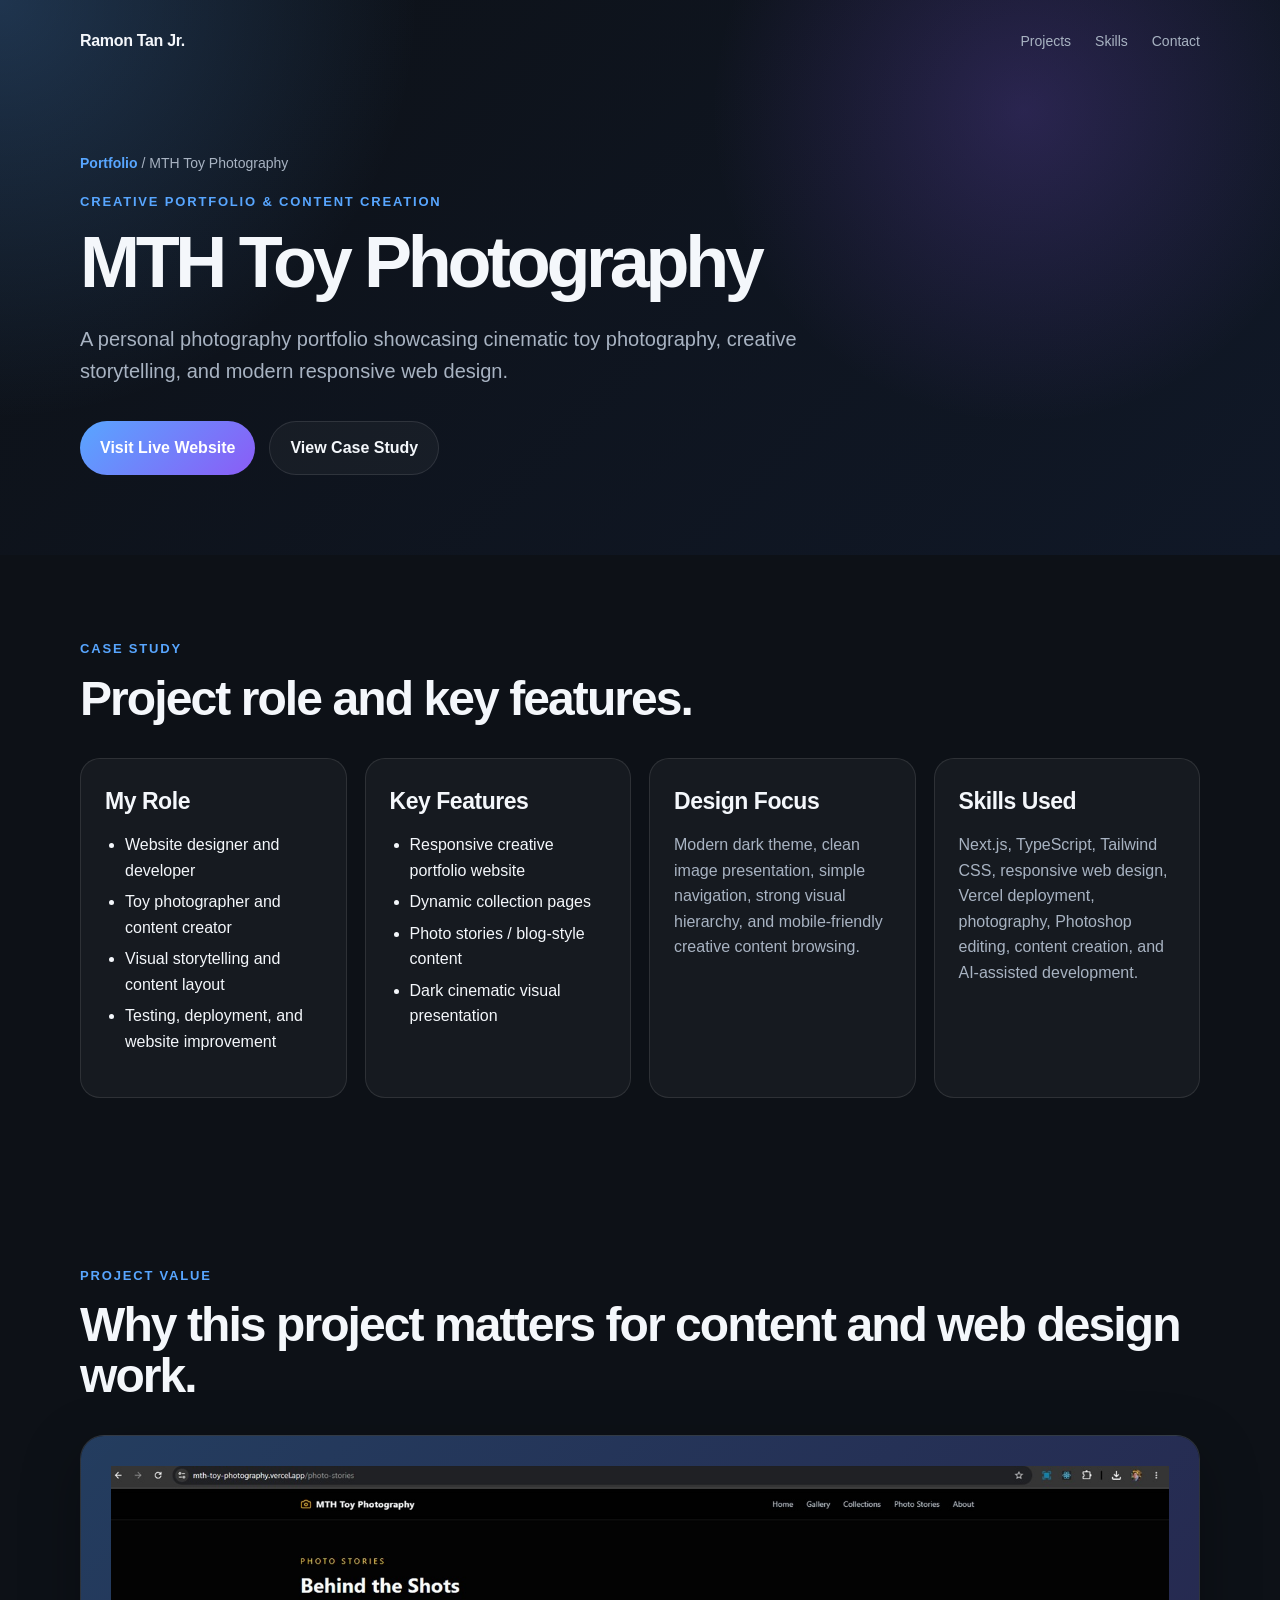
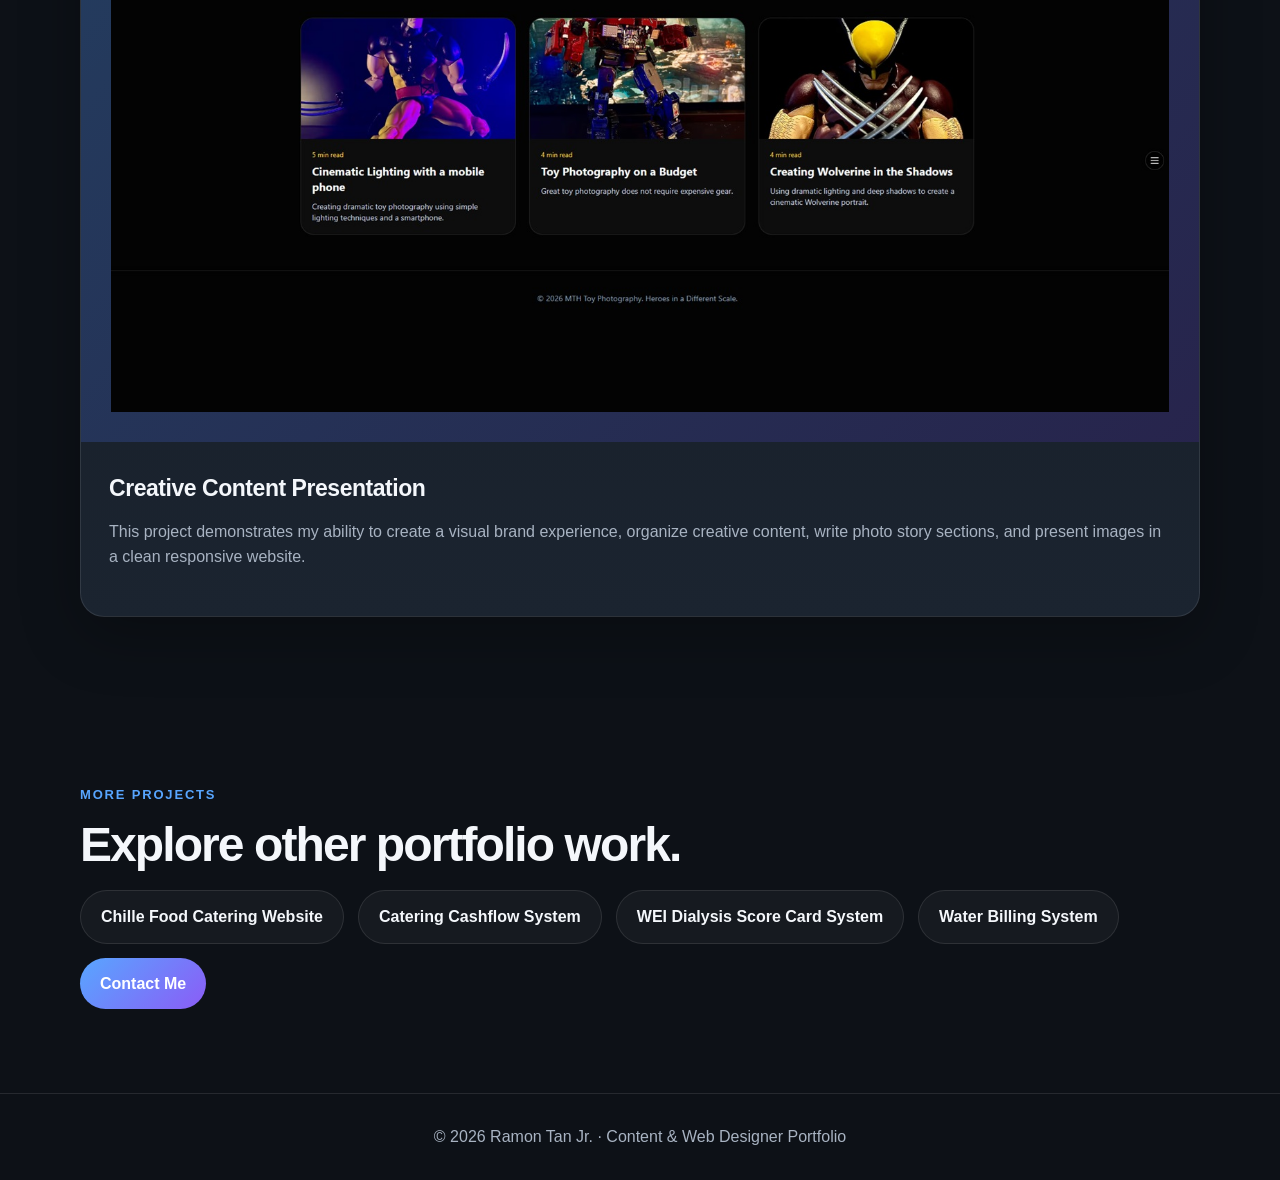
<file: projects/mth-toy-photography.html>
<!DOCTYPE html>
<html lang="en">
   <head>
      <meta charset="UTF-8"/>
      <meta name="viewport" content="width=device-width, initial-scale=1.0"/>
      <title>MTH Toy Photography | Ramon Tan Jr. Portfolio</title>
      <meta name="description" content="A creative toy photography portfolio website created with Next.js, TypeScript, Tailwind CSS, visual storytelling, and responsive design."/>
      <link rel="stylesheet" href="../styles.css"/>
   </head>
   <body>
      <header class="site-header">
         <nav class="nav">
            <a class="logo" href="../index.html">Ramon Tan Jr.</a>
            <div class="nav-links"><a href="../index.html#projects">Projects</a><a href="../index.html#skills">Skills</a><a href="../index.html#contact">Contact</a></div>
         </nav>
         <section class="page-hero">
            <div class="page-hero-content">
               <p class="breadcrumb"><a href="../index.html">Portfolio</a> / MTH Toy Photography</p>
               <p class="eyebrow">Creative Portfolio & Content Creation</p>
               <h1>MTH Toy Photography</h1>
               <p class="page-text">A personal photography portfolio showcasing cinematic toy photography, creative storytelling, and modern responsive web design.</p>
               <div class="hero-actions"><a class="btn primary" href="https://mth-toy-photography.vercel.app/" target="_blank">Visit Live Website</a><a class="btn secondary" href="#case-study">View Case Study</a></div>
            </div>
         </section>
      </header>
      <main>
         <section id="case-study" class="section">
            <p class="section-label">Case Study</p>
            <h2>Project role and key features.</h2>
            <div class="details-grid">
               <div class="detail-card">
                  <h3>My Role</h3>
                  <ul>
                     <li>Website designer and developer</li>
                     <li>Toy photographer and content creator</li>
                     <li>Visual storytelling and content layout</li>
                     <li>Testing, deployment, and website improvement</li>
                  </ul>
               </div>
               <div class="detail-card">
                  <h3>Key Features</h3>
                  <ul>
                     <li>Responsive creative portfolio website</li>
                     <li>Dynamic collection pages</li>
                     <li>Photo stories / blog-style content</li>
                     <li>Dark cinematic visual presentation</li>
                  </ul>
               </div>
               <div class="detail-card">
                  <h3>Design Focus</h3>
                  <p>Modern dark theme, clean image presentation, simple navigation, strong visual hierarchy, and mobile-friendly creative content browsing.</p>
               </div>
               <div class="detail-card">
                  <h3>Skills Used</h3>
                  <p>Next.js, TypeScript, Tailwind CSS, responsive web design, Vercel deployment, photography, Photoshop editing, content creation, and AI-assisted development.</p>
               </div>
            </div>
         </section>
         <section class="section">
            <p class="section-label">Project Value</p>
            <h2>Why this project matters for content and web design work.</h2>
            <div class="screenshot-grid">
               <article class="screenshot-card">
                  <!-- <div class="screenshot-placeholder">Creative Portfolio Website<br/><small>Live project: mth-toy-photography.vercel.app</small></div> -->
                  <div class="project-image"><img src="../images/mth-photography/stories.jpg" alt="MTH Toy Photography"></div>
                  <div class="screenshot-card-body">
                     <h3>Creative Content Presentation</h3>
                     <p>This project demonstrates my ability to create a visual brand experience, organize creative content, write photo story sections, and present images in a clean responsive website.</p>
                  </div>
               </article>
            </div>
         </section>
         <section class="section">
            <p class="section-label">More Projects</p>
            <h2>Explore other portfolio work.</h2>
            <div class="next-projects"><a class="btn secondary" href="chillefood.html">Chille Food Catering Website</a><a class="btn secondary" href="catering-cashflow.html">Catering Cashflow System</a><a class="btn secondary" href="wei-dialysis.html">WEI Dialysis Score Card System</a><a class="btn secondary" href="water-billing.html">Water Billing System</a><a class="btn primary" href="../index.html#contact">Contact Me</a></div>
         </section>
      </main>
      <footer class="footer">
         <p>© 2026 Ramon Tan Jr. · Content & Web Designer Portfolio</p>
      </footer>
   </body>
</html>
</file>
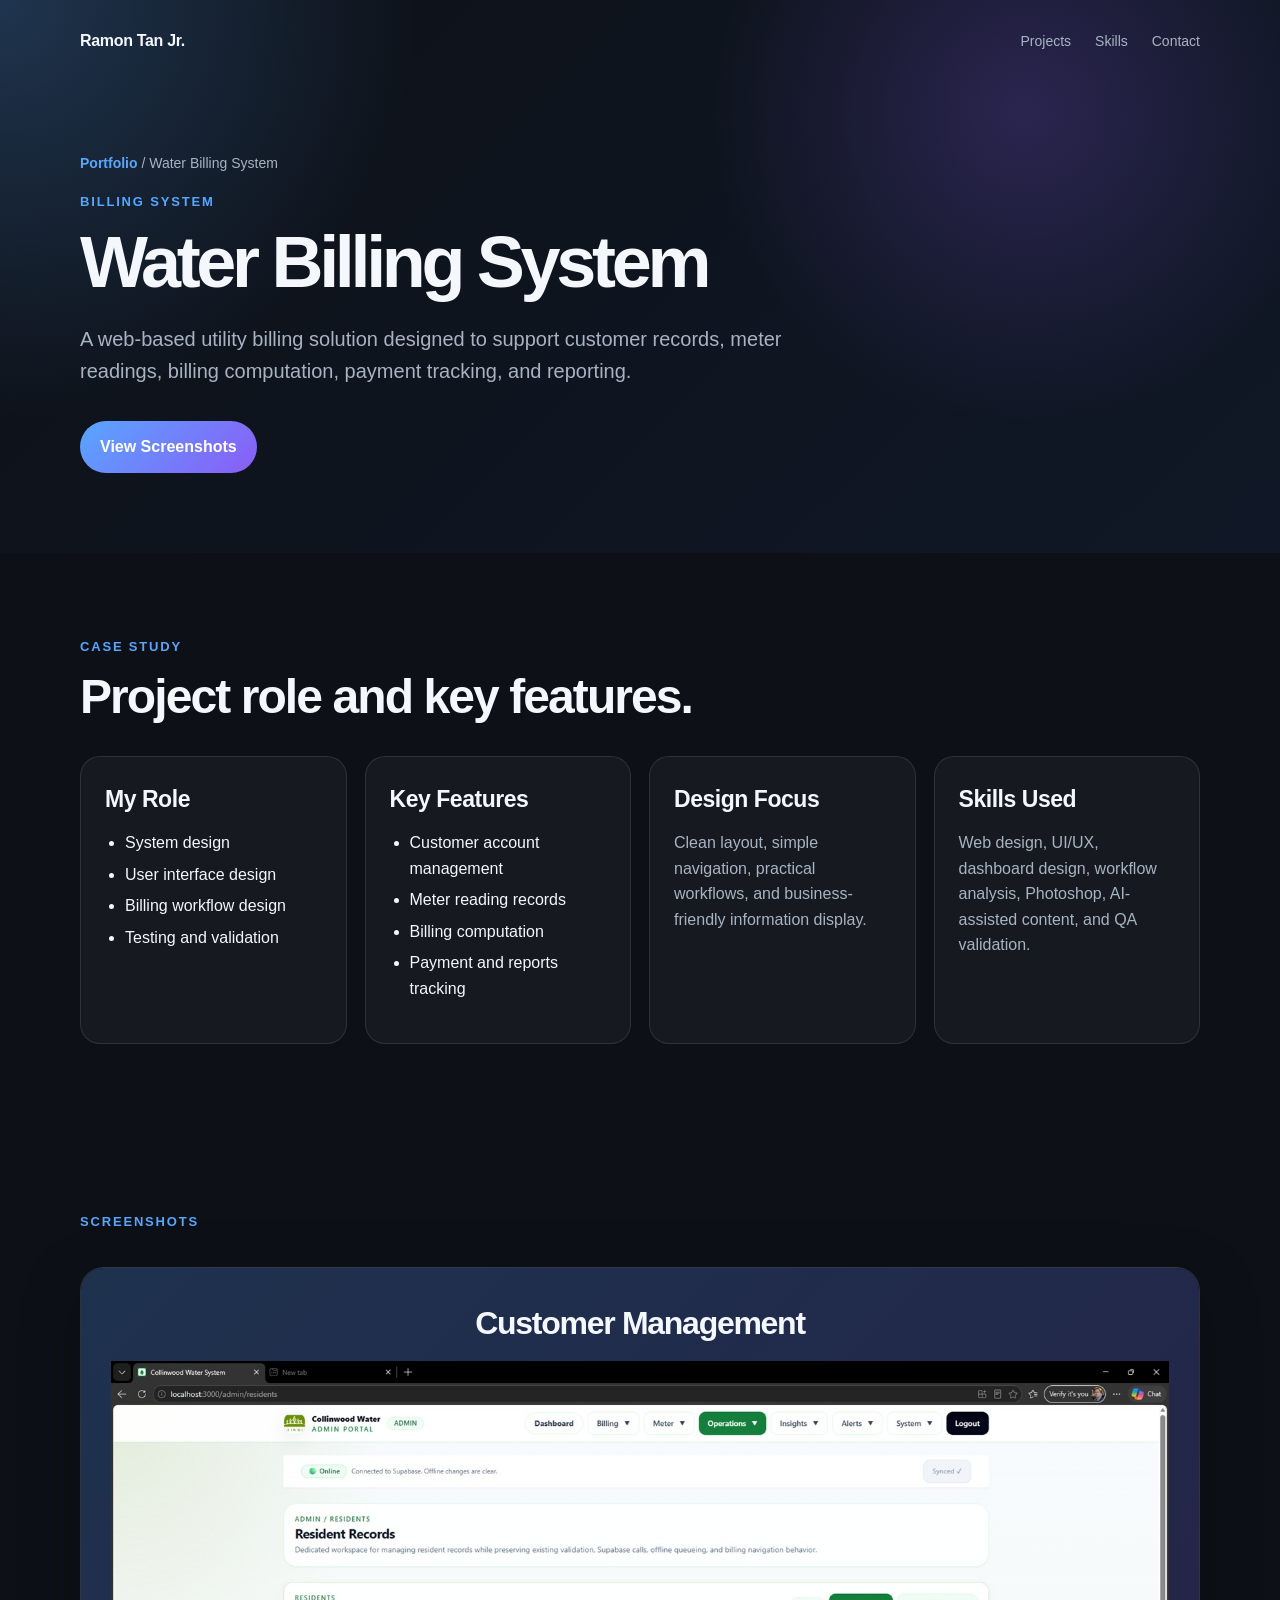
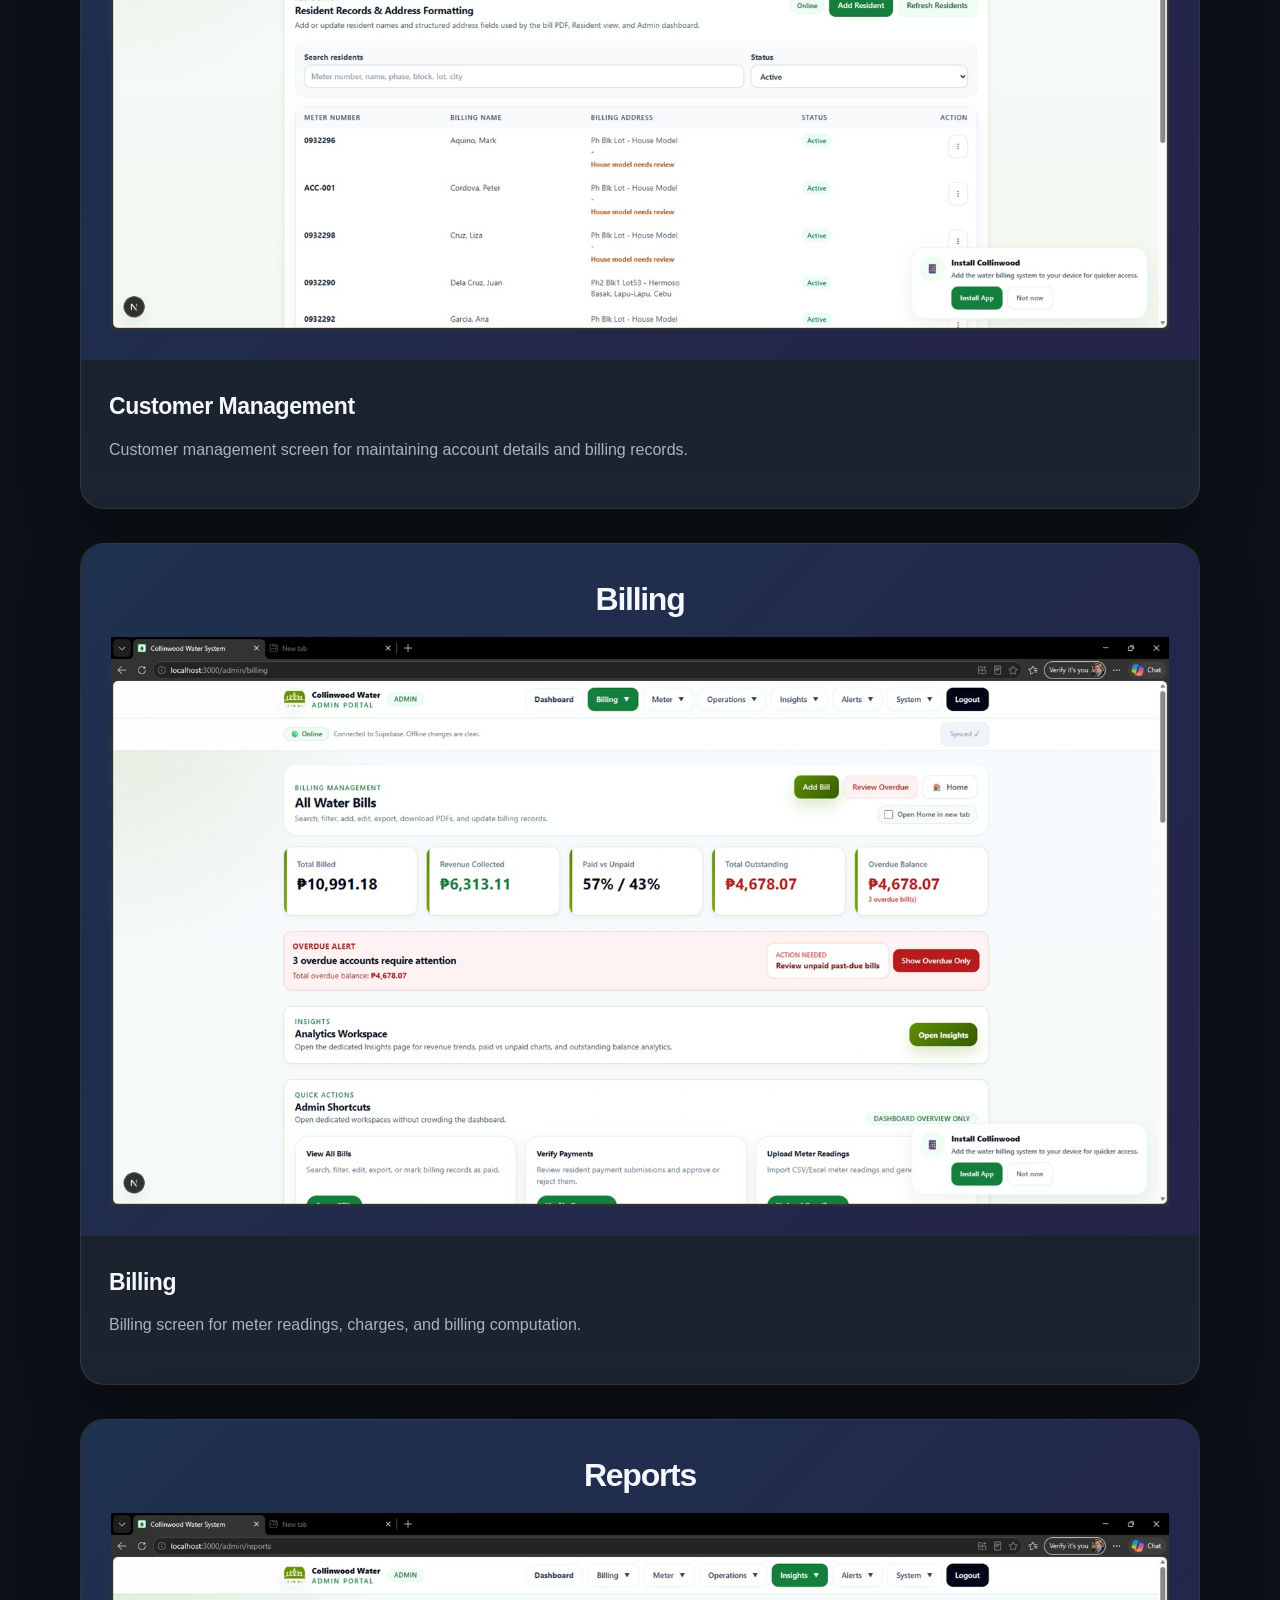
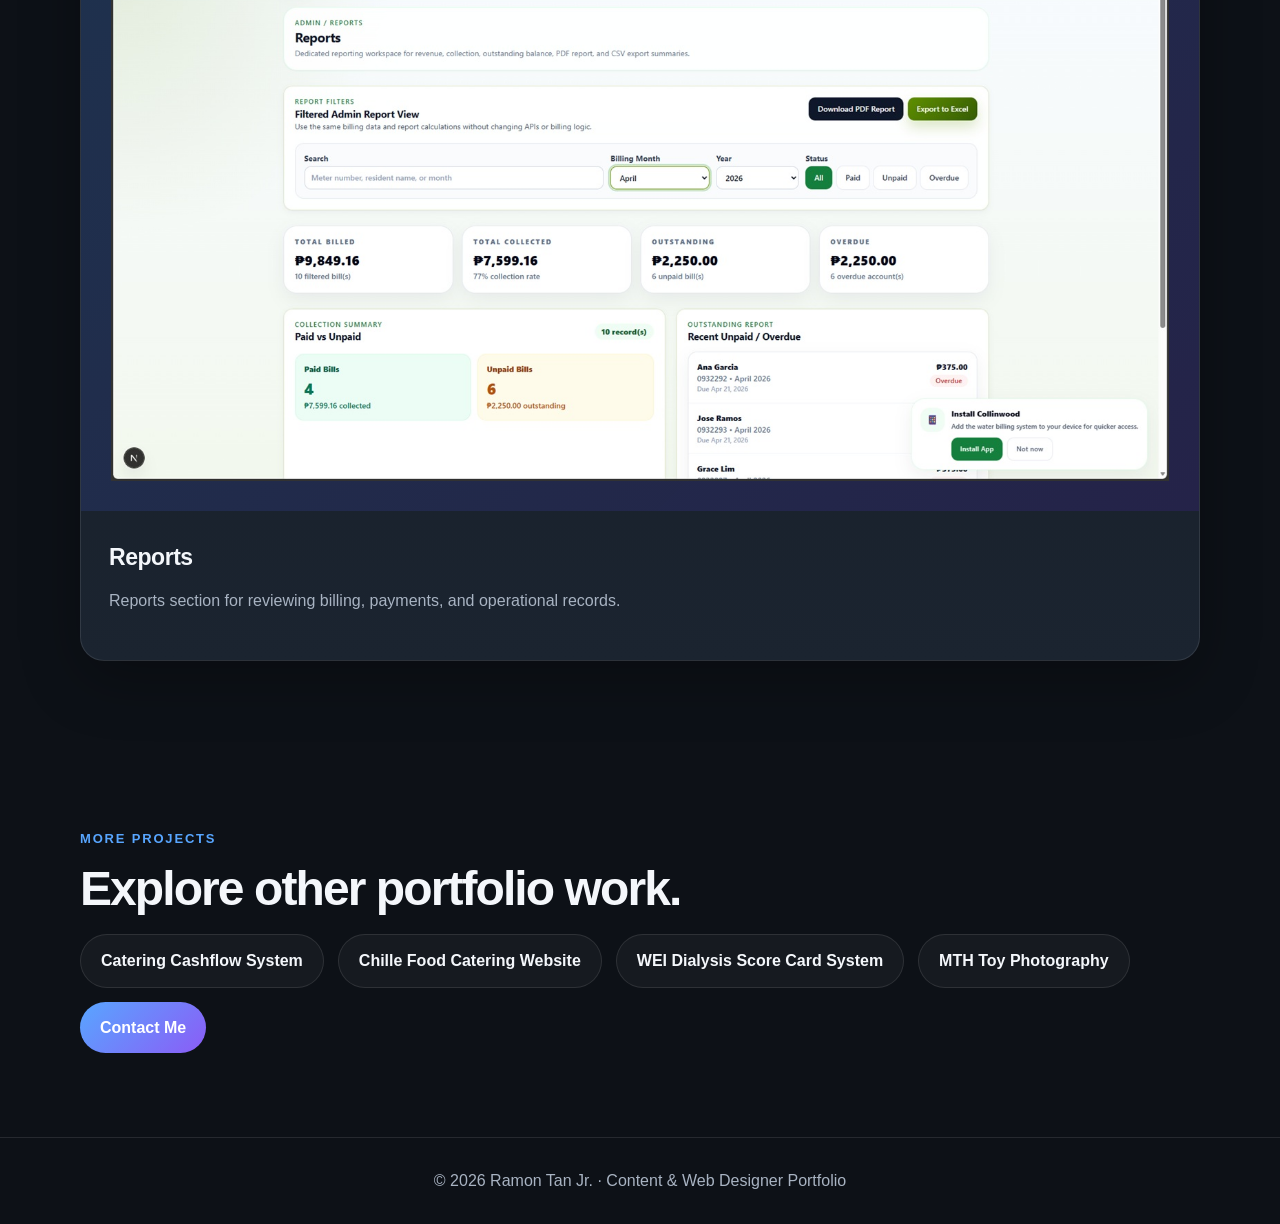
<file: projects/water-billing.html>
<!DOCTYPE html>
<html lang="en">
   <head>
      <meta charset="UTF-8"/>
      <meta name="viewport" content="width=device-width, initial-scale=1.0"/>
      <title>Water Billing System | Ramon Tan Jr. Portfolio</title>
      <meta name="description" content="A web-based utility billing solution designed to support customer records, meter readings, billing computation, payment tracking, and reporting."/>
      <link rel="stylesheet" href="../styles.css"/>
   </head>
   <body>
      <header class="site-header">
         <nav class="nav">
            <a class="logo" href="../index.html">Ramon Tan Jr.</a>
            <div class="nav-links"><a href="../index.html#projects">Projects</a><a href="../index.html#skills">Skills</a><a href="../index.html#contact">Contact</a></div>
         </nav>
         <section class="page-hero">
            <div class="page-hero-content">
               <p class="breadcrumb"><a href="../index.html">Portfolio</a> / Water Billing System</p>
               <p class="eyebrow">Billing System</p>
               <h1>Water Billing System</h1>
               <p class="page-text">A web-based utility billing solution designed to support customer records, meter readings, billing computation, payment tracking, and reporting.</p>
               <div class="hero-actions"><a class="btn primary" href="#screenshots">View Screenshots</a></div>
            </div>
         </section>
      </header>
      <main>
         <section class="section">
            <p class="section-label">Case Study</p>
            <h2>Project role and key features.</h2>
            <div class="details-grid">
               <div class="detail-card">
                  <h3>My Role</h3>
                  <ul>
                     <li>System design</li>
                     <li>User interface design</li>
                     <li>Billing workflow design</li>
                     <li>Testing and validation</li>
                  </ul>
               </div>
               <div class="detail-card">
                  <h3>Key Features</h3>
                  <ul>
                     <li>Customer account management</li>
                     <li>Meter reading records</li>
                     <li>Billing computation</li>
                     <li>Payment and reports tracking</li>
                  </ul>
               </div>
               <div class="detail-card">
                  <h3>Design Focus</h3>
                  <p>Clean layout, simple navigation, practical workflows, and business-friendly information display.</p>
               </div>
               <div class="detail-card">
                  <h3>Skills Used</h3>
                  <p>Web design, UI/UX, dashboard design, workflow analysis, Photoshop, AI-assisted content, and QA validation.</p>
               </div>
            </div>
         </section>
         <section id="screenshots" class="section">
            <p class="section-label">Screenshots</p>
            <!-- <h2>Replace these placeholders after uploading images.</h2> -->
            <div class="screenshot-grid">
               <article class="screenshot-card">
                  <div class="screenshot-placeholder">Customer Management<br/><small><img src="../images/water-billing/customer-management.jpg" alt="Customer Management"/></small></div>
                  <div class="screenshot-card-body">
                     <h3>Customer Management</h3>
                     <p>Customer management screen for maintaining account details and billing records.</p>
                  </div>
               </article>
               <article class="screenshot-card">
                  <div class="screenshot-placeholder">Billing<br/><small><img src="../images/water-billing/billing.jpg" alt="Billing"/></small></div>
                  <div class="screenshot-card-body">
                     <h3>Billing</h3>
                     <p>Billing screen for meter readings, charges, and billing computation.</p>
                  </div>
               </article>
               <article class="screenshot-card">
                  <div class="screenshot-placeholder">Reports<br/><small><img src="../images/water-billing/reports.jpg" alt="Reports"/></small></div>
                  <div class="screenshot-card-body">
                     <h3>Reports</h3>
                     <p>Reports section for reviewing billing, payments, and operational records.</p>
                  </div>
               </article>
            </div>
         </section>
         <section class="section">
            <p class="section-label">More Projects</p>
            <h2>Explore other portfolio work.</h2>
            <div class="next-projects"><a class="btn secondary" href="catering-cashflow.html">Catering Cashflow System</a><a class="btn secondary" href="chillefood.html">Chille Food Catering Website</a><a class="btn secondary" href="wei-dialysis.html">WEI Dialysis Score Card System</a><a class="btn secondary" href="mth-toy-photography.html">MTH Toy Photography</a><a class="btn primary" href="../index.html#contact">Contact Me</a></div>
         </section>
      </main>
      <footer class="footer">
         <p>© 2026 Ramon Tan Jr. · Content & Web Designer Portfolio</p>
      </footer>
   </body>
</html>
</file>
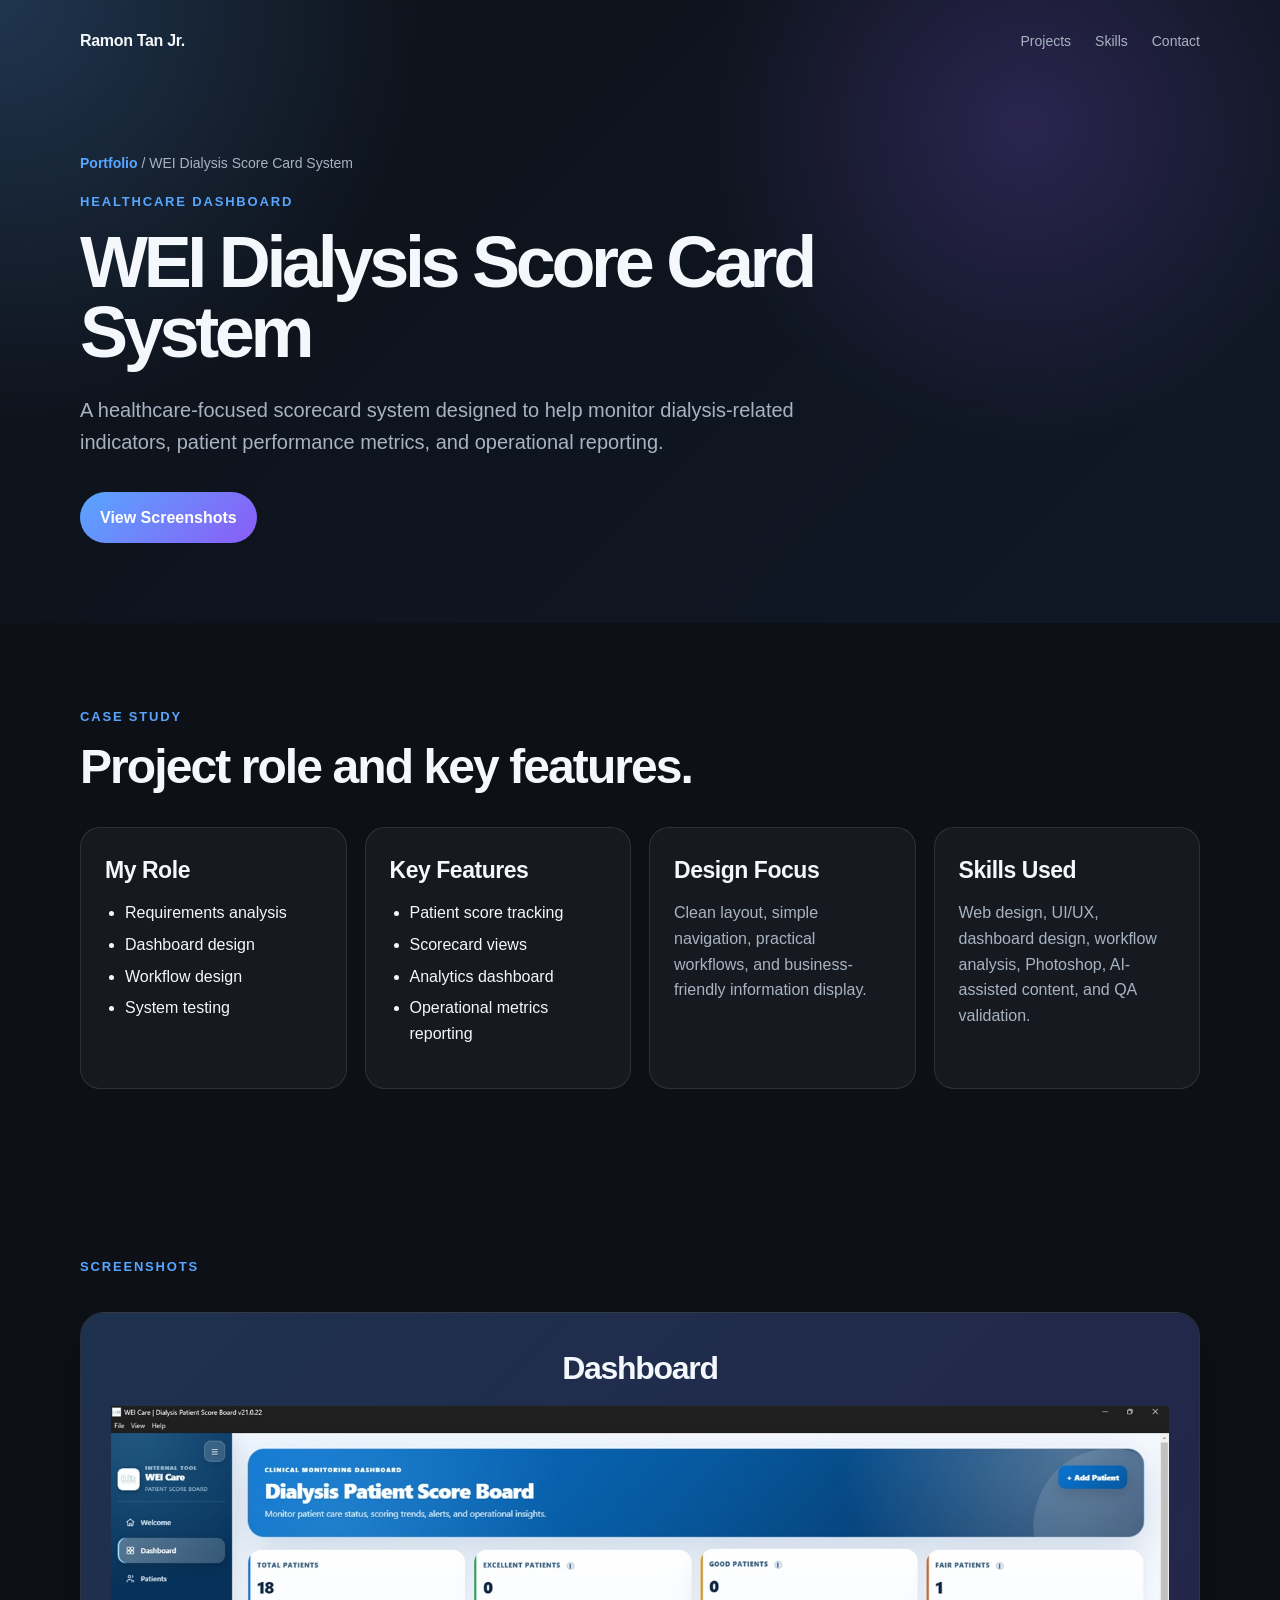
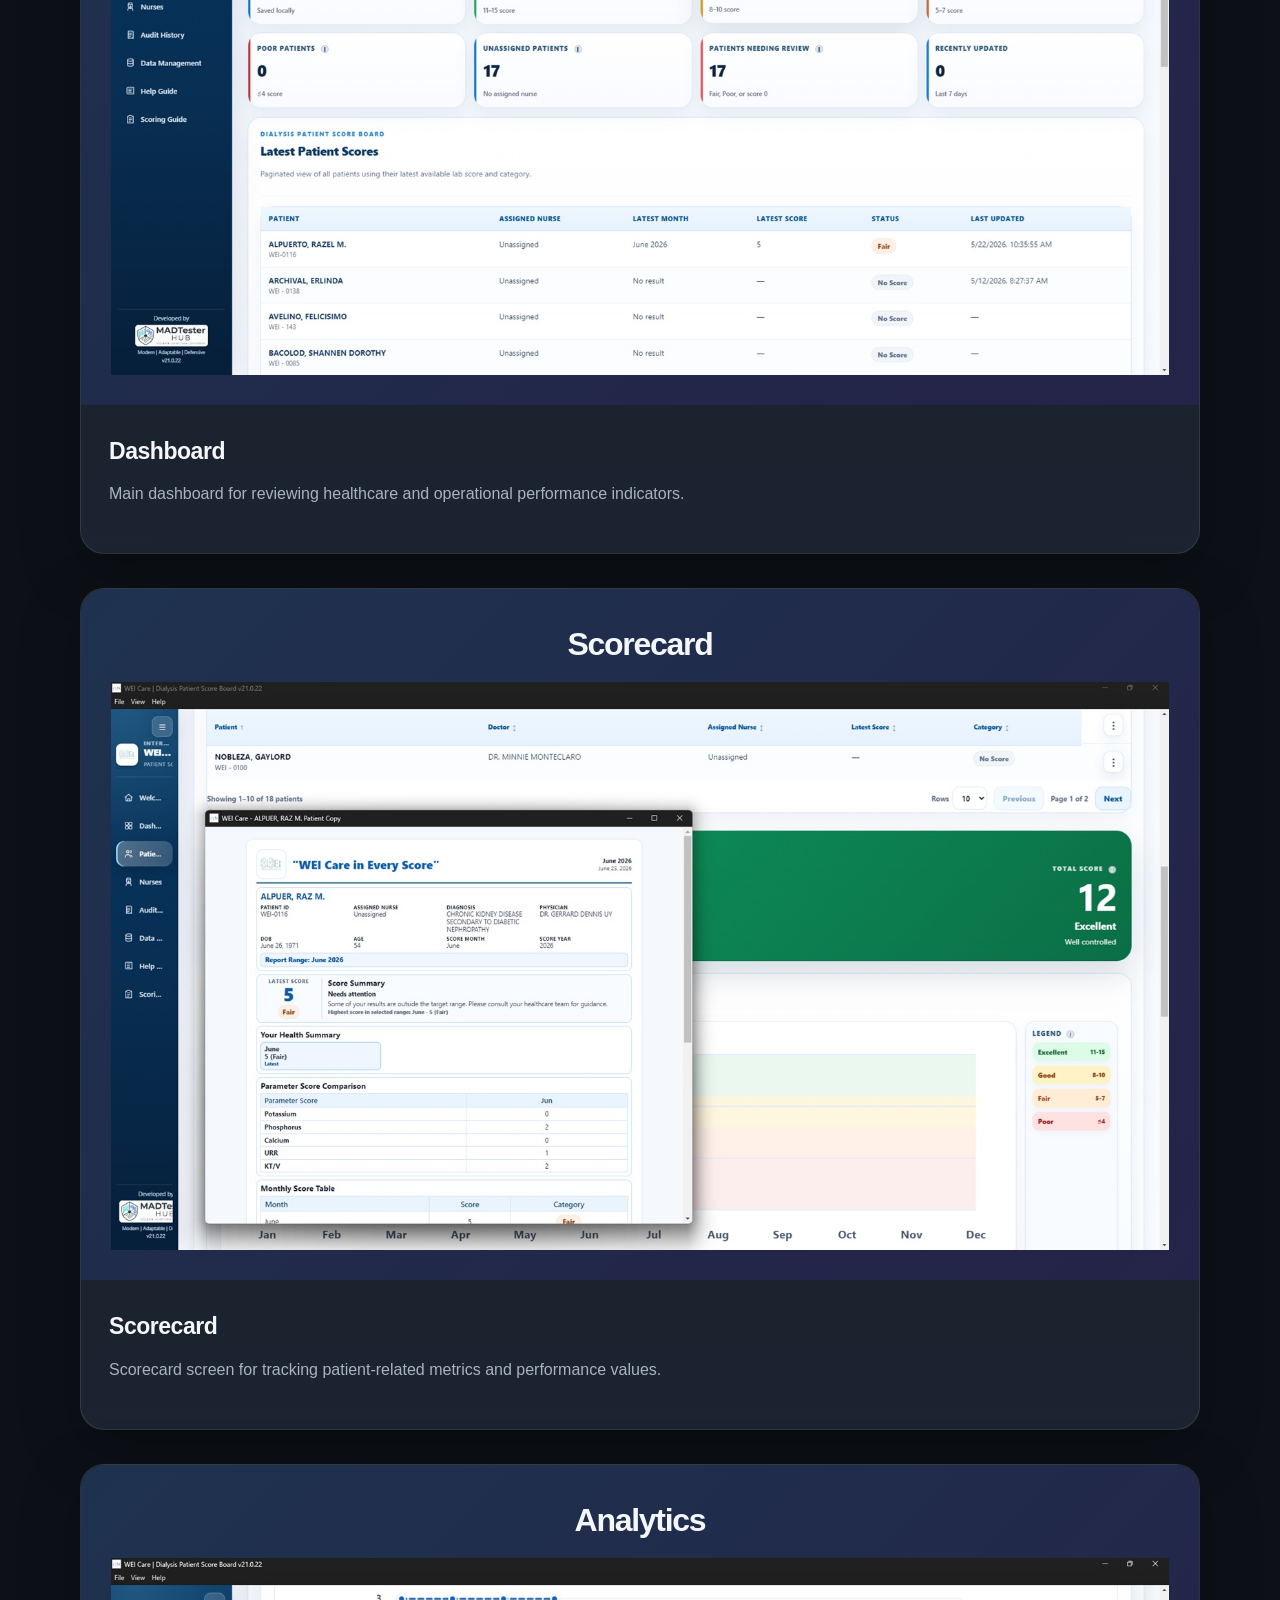
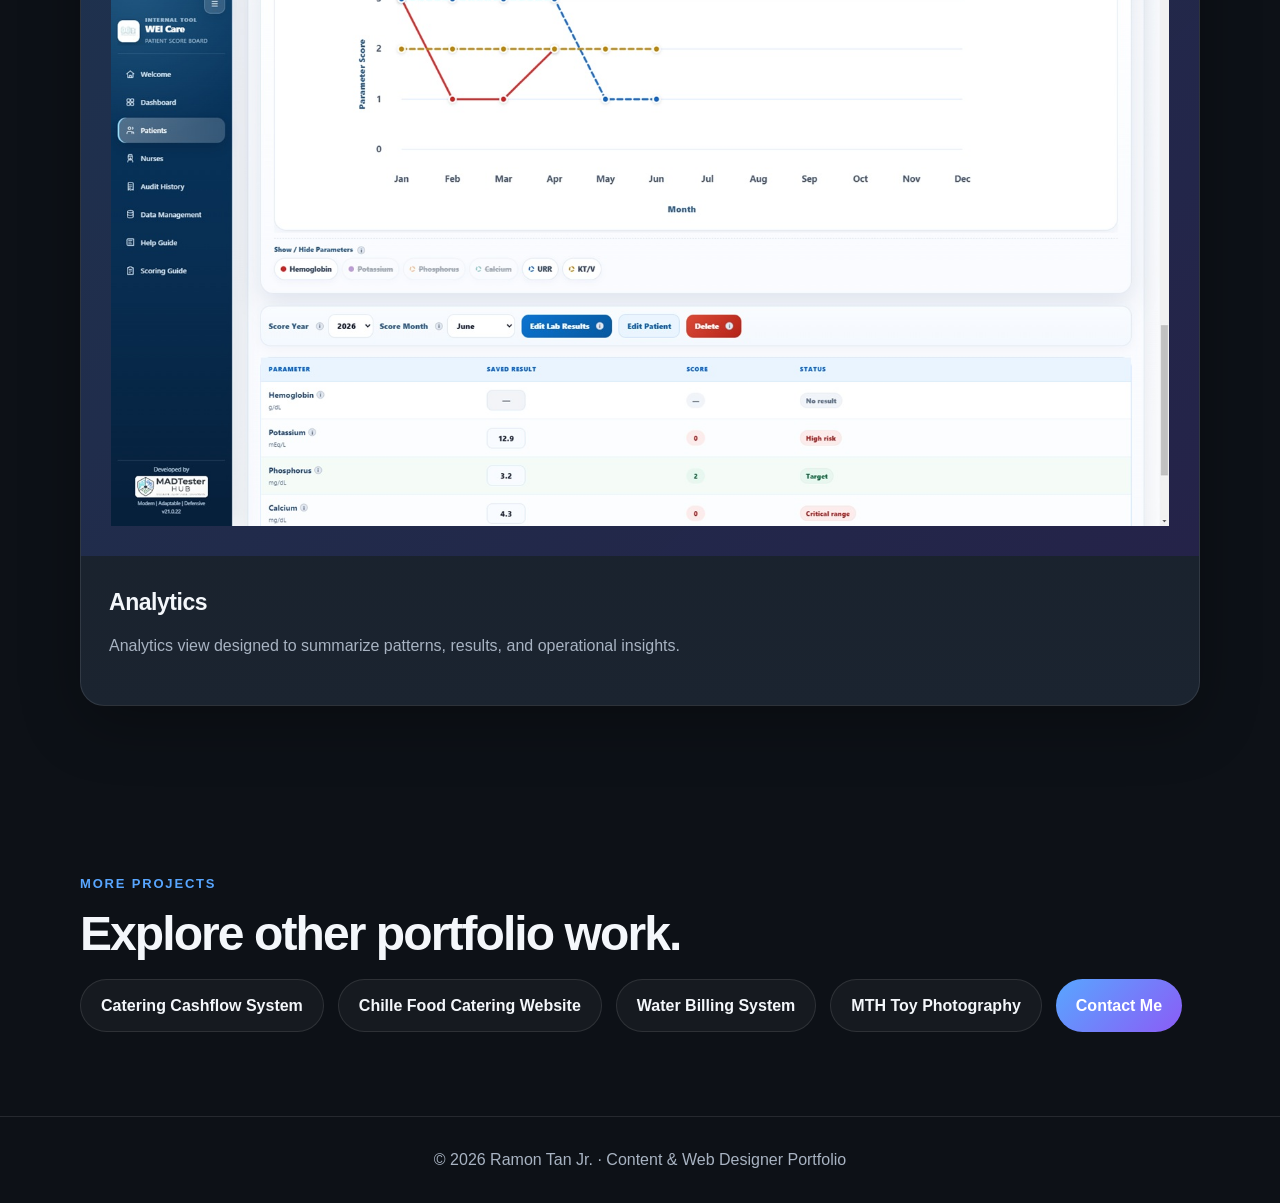
<file: projects/wei-dialysis.html>
<!DOCTYPE html>
<html lang="en">
   <head>
      <meta charset="UTF-8"/>
      <meta name="viewport" content="width=device-width, initial-scale=1.0"/>
      <title>WEI Dialysis Score Card System | Ramon Tan Jr. Portfolio</title>
      <meta name="description" content="A healthcare-focused scorecard system designed to help monitor dialysis-related indicators, patient performance metrics, and operational reporting."/>
      <link rel="stylesheet" href="../styles.css"/>
   </head>
   <body>
      <header class="site-header">
         <nav class="nav">
            <a class="logo" href="../index.html">Ramon Tan Jr.</a>
            <div class="nav-links"><a href="../index.html#projects">Projects</a><a href="../index.html#skills">Skills</a><a href="../index.html#contact">Contact</a></div>
         </nav>
         <section class="page-hero">
            <div class="page-hero-content">
               <p class="breadcrumb"><a href="../index.html">Portfolio</a> / WEI Dialysis Score Card System</p>
               <p class="eyebrow">Healthcare Dashboard</p>
               <h1>WEI Dialysis Score Card System</h1>
               <p class="page-text">A healthcare-focused scorecard system designed to help monitor dialysis-related indicators, patient performance metrics, and operational reporting.</p>
               <div class="hero-actions"><a class="btn primary" href="#screenshots">View Screenshots</a></div>
            </div>
         </section>
      </header>
      <main>
         <section class="section">
            <p class="section-label">Case Study</p>
            <h2>Project role and key features.</h2>
            <div class="details-grid">
               <div class="detail-card">
                  <h3>My Role</h3>
                  <ul>
                     <li>Requirements analysis</li>
                     <li>Dashboard design</li>
                     <li>Workflow design</li>
                     <li>System testing</li>
                  </ul>
               </div>
               <div class="detail-card">
                  <h3>Key Features</h3>
                  <ul>
                     <li>Patient score tracking</li>
                     <li>Scorecard views</li>
                     <li>Analytics dashboard</li>
                     <li>Operational metrics reporting</li>
                  </ul>
               </div>
               <div class="detail-card">
                  <h3>Design Focus</h3>
                  <p>Clean layout, simple navigation, practical workflows, and business-friendly information display.</p>
               </div>
               <div class="detail-card">
                  <h3>Skills Used</h3>
                  <p>Web design, UI/UX, dashboard design, workflow analysis, Photoshop, AI-assisted content, and QA validation.</p>
               </div>
            </div>
         </section>
         <section id="screenshots" class="section">
            <p class="section-label">Screenshots</p>
            <!-- <h2>Replace these placeholders after uploading images.</h2> -->
            <div class="screenshot-grid">
               <article class="screenshot-card">
                  <div class="screenshot-placeholder">Dashboard<br/><small><img src="../images/wei-dialysis/dashboard.jpg" alt="Dashboard"/></small></div>
                  <div class="screenshot-card-body">
                     <h3>Dashboard</h3>
                     <p>Main dashboard for reviewing healthcare and operational performance indicators.</p>
                  </div>
               </article>
               <article class="screenshot-card">
                  <div class="screenshot-placeholder">Scorecard<br/><small><img src="../images/wei-dialysis/scorecard.jpg" alt="Scorecard"/></small></div>
                  <div class="screenshot-card-body">
                     <h3>Scorecard</h3>
                     <p>Scorecard screen for tracking patient-related metrics and performance values.</p>
                  </div>
               </article>
               <article class="screenshot-card">
                  <div class="screenshot-placeholder">Analytics<br/><small><img src="../images/wei-dialysis/analytics.jpg" alt="Analytics"/></small></div>
                  <div class="screenshot-card-body">
                     <h3>Analytics</h3>
                     <p>Analytics view designed to summarize patterns, results, and operational insights.</p>
                  </div>
               </article>
            </div>
         </section>
         <section class="section">
            <p class="section-label">More Projects</p>
            <h2>Explore other portfolio work.</h2>
            <div class="next-projects"><a class="btn secondary" href="catering-cashflow.html">Catering Cashflow System</a><a class="btn secondary" href="chillefood.html">Chille Food Catering Website</a><a class="btn secondary" href="water-billing.html">Water Billing System</a><a class="btn secondary" href="mth-toy-photography.html">MTH Toy Photography</a><a class="btn primary" href="../index.html#contact">Contact Me</a></div>
         </section>
      </main>
      <footer class="footer">
         <p>© 2026 Ramon Tan Jr. · Content & Web Designer Portfolio</p>
      </footer>
   </body>
</html>
</file>
<file: styles.css>
* {
	box-sizing: border-box;
	margin: 0;
	padding: 0
}

:root {
	--bg: #0d1117;
	--card: #151b23;
	--card-2: #1b2430;
	--text: #f4f7fb;
	--muted: #a8b3c2;
	--accent: #58a6ff;
	--accent-2: #8b5cf6;
	--border: rgba(255, 255, 255, .1)
}

html {
	scroll-behavior: smooth
}

body {
	font-family: Arial, Helvetica, sans-serif;
	background: var(--bg);
	color: var(--text);
	line-height: 1.6
}

a {
	color: inherit;
	text-decoration: none
}

.site-header {
	background: radial-gradient(circle at top left, rgba(88, 166, 255, .24), transparent 30%), radial-gradient(circle at 80% 20%, rgba(139, 92, 246, .22), transparent 28%), linear-gradient(135deg, #0d1117 0%, #101827 100%)
}

.home-header {
	min-height: 92vh
}

.nav {
	width: min(1120px, 92%);
	margin: 0 auto;
	padding: 28px 0;
	display: flex;
	align-items: center;
	justify-content: space-between
}

.logo {
	font-weight: 800;
	letter-spacing: -.02em
}

.nav-links {
	display: flex;
	gap: 24px;
	color: var(--muted);
	font-size: 14px
}

.nav-links a:hover {
	color: var(--text)
}

.hero,
.page-hero {
	width: min(1120px, 92%);
	margin: 0 auto
}

.hero {
	padding: 115px 0 80px
}

.page-hero {
	padding: 70px 0 80px
}

.hero-content,
.page-hero-content {
	max-width: 820px
}

.eyebrow,
.section-label,
.tag {
	color: var(--accent);
	text-transform: uppercase;
	font-size: 13px;
	letter-spacing: .14em;
	font-weight: 700;
	margin-bottom: 14px
}

h1 {
	font-size: clamp(44px, 7vw, 82px);
	line-height: .98;
	letter-spacing: -.06em;
	margin-bottom: 26px
}

.page-hero h1 {
	font-size: clamp(42px, 6vw, 72px)
}

h2 {
	font-size: clamp(30px, 4vw, 48px);
	line-height: 1.05;
	letter-spacing: -.04em;
	margin-bottom: 20px
}

h3 {
	font-size: 23px;
	margin-bottom: 12px;
	letter-spacing: -.02em
}

.hero-text,
.page-text {
	font-size: 20px;
	color: var(--muted);
	max-width: 760px;
	margin-bottom: 34px
}

.hero-actions,
.next-projects {
	display: flex;
	flex-wrap: wrap;
	gap: 14px
}

.btn {
	display: inline-flex;
	align-items: center;
	justify-content: center;
	padding: 13px 20px;
	border-radius: 999px;
	font-weight: 700;
	transition: transform .2s ease
}

.btn:hover {
	transform: translateY(-2px)
}

.primary {
	background: linear-gradient(135deg, var(--accent), var(--accent-2));
	color: #fff
}

.secondary {
	border: 1px solid var(--border);
	color: var(--text);
	background: rgba(255, 255, 255, .04)
}

.section {
	width: min(1120px, 92%);
	margin: 0 auto;
	padding: 84px 0
}

.intro {
	display: grid;
	grid-template-columns: .9fr 1.1fr;
	gap: 44px;
	border-bottom: 1px solid var(--border)
}

.intro p:last-child {
	color: var(--muted);
	font-size: 18px
}

.projects-grid {
	display: grid;
	grid-template-columns: repeat(2, minmax(0, 1fr));
	gap: 26px;
	margin-top: 34px
}

.project-card,
.screenshot-card {
	background: linear-gradient(180deg, var(--card), var(--card-2));
	border: 1px solid var(--border);
	border-radius: 24px;
	overflow: hidden;
	box-shadow: 0 18px 60px rgba(0, 0, 0, .28)
}

.project-image {
	min-height: 230px;
	display: grid;
	place-items: center;
	padding: 30px;
	background: linear-gradient(135deg, rgba(88, 166, 255, .26), rgba(139, 92, 246, .18)), #111827;
	font-size: 28px;
	font-weight: 800;
	text-align: center;
	letter-spacing: -.04em;
	color: var(--text);
	overflow: hidden
}

.project-image img,
.screenshot-placeholder img {
	width: 100%;
	height: 100%;
	object-fit: cover;
	display: block
}

.project-image.has-image {
	padding: 0
}

.project-body,
.screenshot-card-body {
	padding: 28px
}

.project-body p,
.screenshot-card-body p {
	color: var(--muted);
	margin-bottom: 18px
}

.project-body ul,
.detail-card ul {
	margin: 0 0 18px 20px;
	color: var(--text)
}

.project-body li,
.detail-card li {
	margin-bottom: 6px
}

.skills-used {
	font-size: 14px;
	color: var(--accent) !important;
	font-weight: 700
}

.text-link {
	color: var(--accent);
	font-weight: 700
}

.skills-section {
	border-top: 1px solid var(--border)
}

.skills-grid,
.details-grid {
	display: grid;
	grid-template-columns: repeat(4, minmax(0, 1fr));
	gap: 18px;
	margin-top: 34px
}

.skill-box,
.detail-card {
	padding: 24px;
	border: 1px solid var(--border);
	border-radius: 20px;
	background: rgba(255, 255, 255, .04)
}

.skill-box p,
.detail-card p {
	color: var(--muted)
}

.value-section {
	padding-top: 20px
}

.value-card {
	padding: 44px;
	border-radius: 28px;
	border: 1px solid var(--border);
	background: radial-gradient(circle at top left, rgba(88, 166, 255, .22), transparent 34%), linear-gradient(135deg, #151b23, #111827)
}

.value-card p:last-child,
.contact-section p {
	color: var(--muted);
	max-width: 780px;
	font-size: 18px;
	margin-bottom: 24px
}

.contact-section {
	text-align: center
}

.contact-section p {
	margin-left: auto;
	margin-right: auto
}

.screenshot-grid {
	display: grid;
	grid-template-columns: 1fr;
	gap: 34px;
	margin-top: 34px
}

.screenshot-placeholder {
	min-height: 420px;
	display: grid;
	place-items: center;
	padding: 30px;
	background: linear-gradient(135deg, rgba(88, 166, 255, .18), rgba(139, 92, 246, .16)), #111827;
	text-align: center;
	font-size: 32px;
	font-weight: 800;
	letter-spacing: -.04em
}

.screenshot-placeholder small {
	display: block;
	color: var(--muted);
	font-size: 14px;
	margin-top: 12px;
	letter-spacing: 0
}

.breadcrumb {
	color: var(--muted);
	margin-bottom: 18px;
	font-size: 14px
}

.breadcrumb a {
	color: var(--accent);
	font-weight: 700
}

.footer {
	border-top: 1px solid var(--border);
	color: var(--muted);
	text-align: center;
	padding: 30px 20px
}

@media(max-width:920px) {

	.intro,
	.projects-grid,
	.skills-grid,
	.details-grid {
		grid-template-columns: 1fr
	}

	.nav {
		align-items: flex-start;
		gap: 18px;
		flex-direction: column
	}

	.hero {
		padding-top: 72px
	}

	.nav-links {
		flex-wrap: wrap
	}

	.screenshot-placeholder {
		min-height: 280px
	}
}


.feature-list {
	margin-top: 22px;
}

.project-image.text-only {
	min-height: 260px;
}

.project-image .image-title {
	max-width: 420px;
}
</file>
